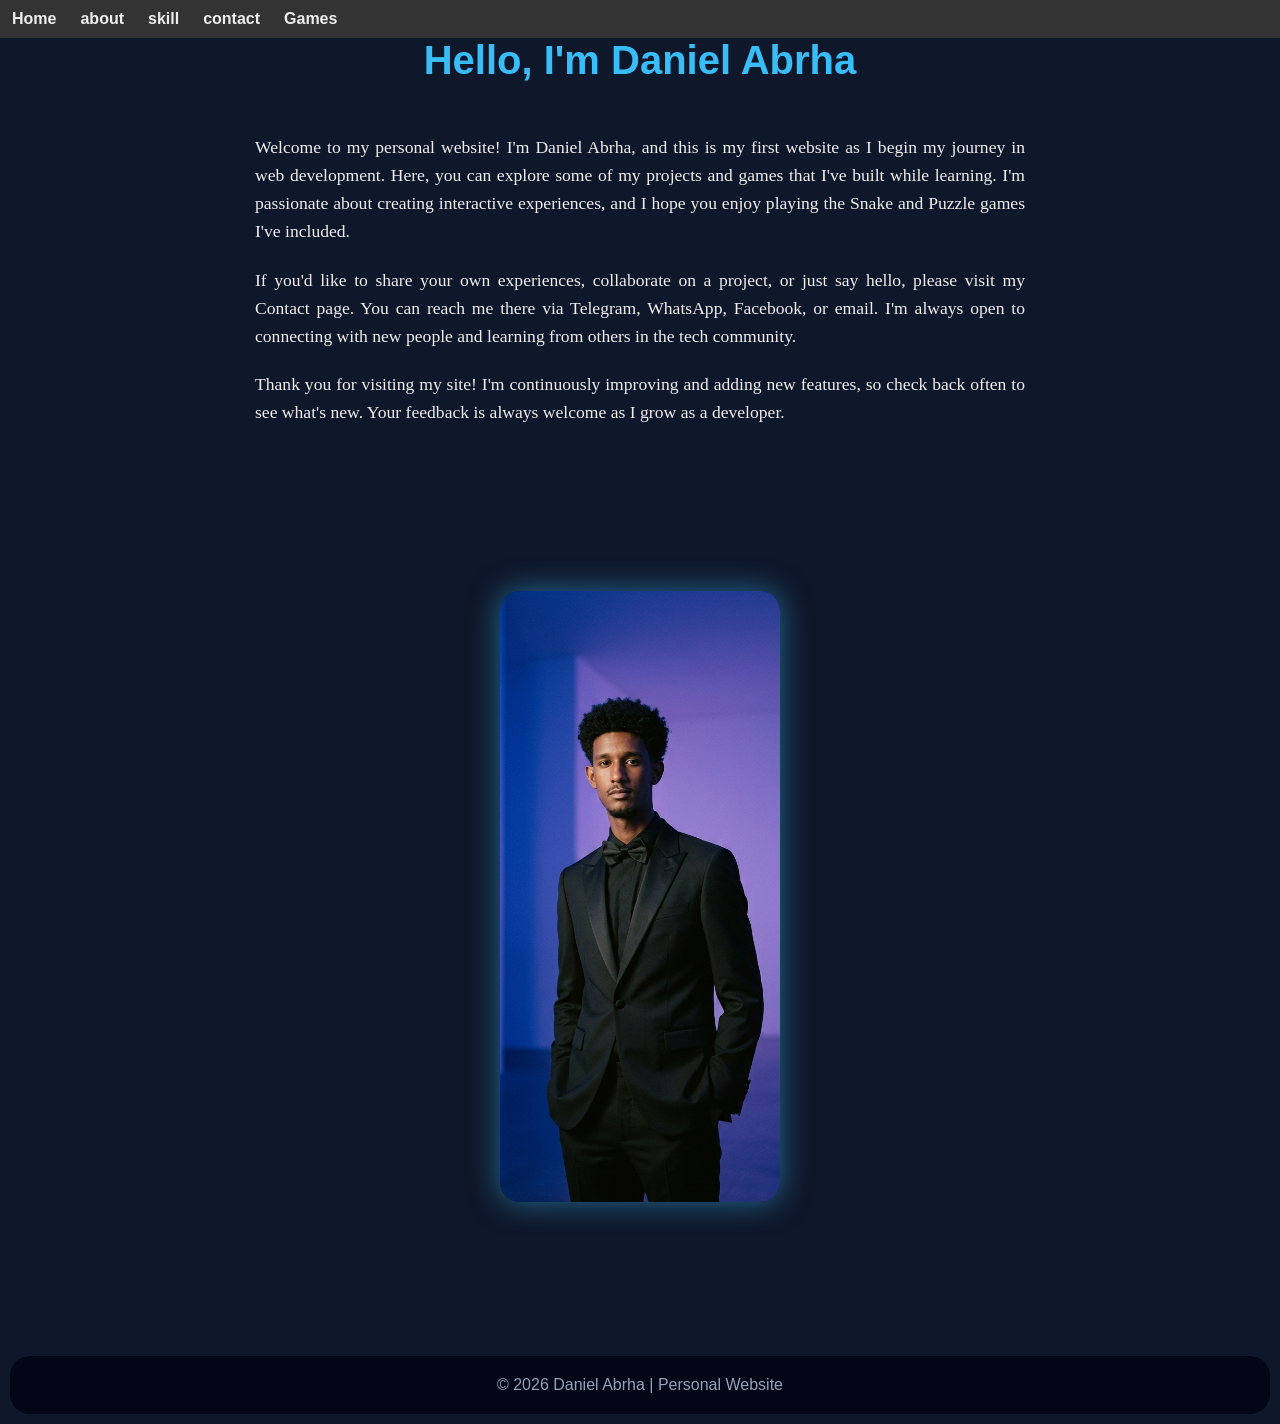
<file: index.html>
<DOCTAYPE html>
  <html>
    <head>
       <meta charset="UTF-8">
    <meta name="viewport" content="width=device-width, initial-scale=1.0">
      <link rel="stylesheet" href="style.css">
      <title>link1</title>
      <style>
        body{
          background:#0f172a;
        }
        h2{
          color:#eeee;
          text-align:center;
        }
      p{color:#eeee;}  
    
      </style>
    </head>
    <body>
      
   <ul>
     <li><a href="index">Home</a></li>
      <li><a href="link2">about</a></li>
      <li><a href="link3">skill</a></li>
      <li><a href="contact">contact</a></li>
       <li class="drdn"><a href="JavaScript:void(0)"class="drbn">Games</a>
               <div class="drcon">
         <a href="car .html">car</a>
          <a href="snake.html">snake</a>
          <a href="dodge.html">dodge</a>
          <a href="puzzle.html">puzzle</a>
       </div>
       </li>
   </ul>
   <div class="home">
      
       <h2 class="title">Hello, I'm Daniel Abrha</h2>

            <p>
        Welcome to my personal website! I'm Daniel Abrha, and this is my first website as I begin my journey in web development.
        Here, you can explore some of my projects and games that I've built while learning. I'm passionate about creating
        interactive experiences, and I hope you enjoy playing the Snake and Puzzle games I've included.
    </p>
    <p>
        If you'd like to share your own experiences, collaborate on a project, or just say hello, please visit my Contact page.
        You can reach me there via Telegram, WhatsApp, Facebook, or email. I'm always open to connecting with new people and
        learning from others in the tech community.
    </p>
    <p>
        Thank you for visiting my site! I'm continuously improving and adding new features, so check back often to see what's new.
        Your feedback is always welcome as I grow as a developer.
    </p>
      <div class="png">
          <img src="myphoto.png" alt="My Photo">
      </div>
  </div>    
      
      <footer>
    © 2026 Daniel Abrha | Personal Website
</footer>
    </body>
  </html>
</file>
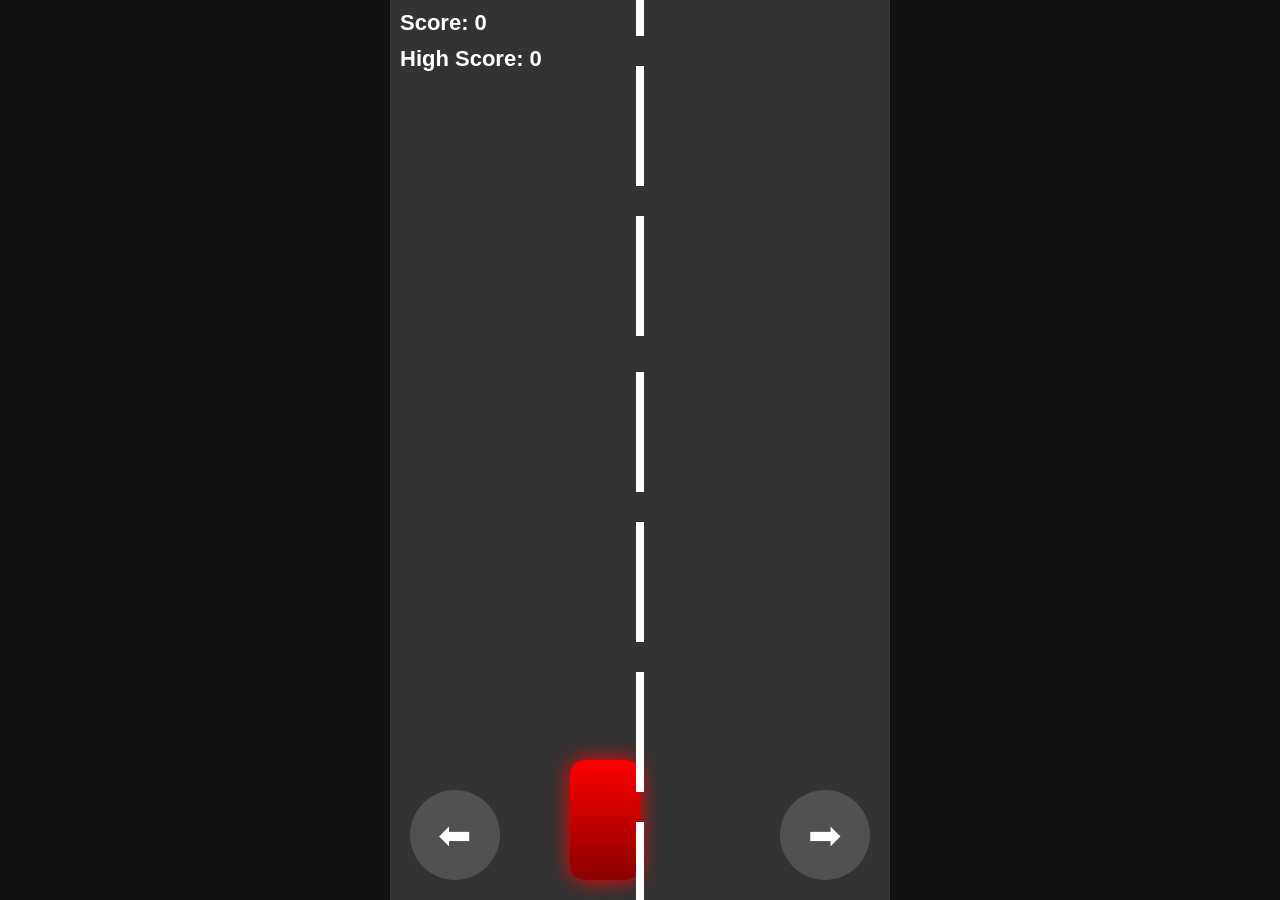
<file: Car .html>
<!DOCTYPE html>
<html lang="en">
<head>
<meta charset="UTF-8">
<meta name="viewport" content="width=device-width, initial-scale=1.0, maximum-scale=1.0, user-scalable=no">
<title>Advanced Racing Game</title>

<style>

*{
    margin:0;
    padding:0;
    box-sizing:border-box;
}

body{
    background:#111;
    overflow:hidden;
    touch-action:none;
    font-family:Arial;
    display:flex;
    justify-content:center;
    align-items:center;
    min-height:100vh;
}

.game-wrapper{
    width:100%;
    max-width:500px;
    height:100vh;
    position:relative;
    overflow:hidden;
    background:#333;
}

.game-area{
    width:100%;
    height:100%;
    position:relative;
    overflow:hidden;
}

.road-line{
    position:absolute;
    width:8px;
    height:120px;
    background:white;
    left:50%;
    transform:translateX(-50%);
}

.player{
    position:absolute;
    width:70px;
    height:120px;
    background:linear-gradient(red,darkred);
    border-radius:15px;
    bottom:20px;
    left:50%;
    transform:translateX(-50%);
    box-shadow:0 0 20px red;
}

.enemy{
    position:absolute;
    width:70px;
    height:120px;
    background:linear-gradient(yellow,orange);
    border-radius:15px;
    box-shadow:0 0 20px yellow;
}

.ui{
    position:absolute;
    top:10px;
    left:10px;
    z-index:100;
    color:white;
    font-size:22px;
    font-weight:bold;
}

.highscore{
    margin-top:10px;
}

.controls{
    position:absolute;
    bottom:20px;
    width:100%;
    display:flex;
    justify-content:space-between;
    padding:0 20px;
    z-index:200;
}

.btn{
    width:90px;
    height:90px;
    border:none;
    border-radius:50%;
    font-size:40px;
    background:rgba(255,255,255,0.15);
    color:white;
    backdrop-filter:blur(5px);
}

.btn:active{
    transform:scale(0.92);
}

.game-over{
    position:absolute;
    top:50%;
    left:50%;
    transform:translate(-50%,-50%);
    color:white;
    text-align:center;
    z-index:500;
}

.game-over h1{
    font-size:50px;
    margin-bottom:20px;
}

.game-over button{
    padding:15px 30px;
    border:none;
    border-radius:10px;
    background:limegreen;
    color:white;
    font-size:20px;
}

@media(max-width:600px){

    .player,
    .enemy{
        width:55px;
        height:100px;
    }

    .btn{
        width:80px;
        height:80px;
        font-size:35px;
    }

    .ui{
        font-size:18px;
    }
}

</style>
</head>
<body>

<div class="game-wrapper">

    <div class="ui">
        <div>Score: <span id="score">0</span></div>
        <div class="highscore">High Score: <span id="high">0</span></div>
    </div>

    <div class="game-area" id="gameArea">

        <div class="player" id="player"></div>

    </div>

    <div class="controls">
        <button class="btn" id="leftBtn">⬅</button>
        <button class="btn" id="rightBtn">➡</button>
    </div>

</div>

<script>

const gameArea = document.getElementById("gameArea");
const player = document.getElementById("player");
const scoreText = document.getElementById("score");
const highText = document.getElementById("high");
const leftBtn = document.getElementById("leftBtn");
const rightBtn = document.getElementById("rightBtn");

let gameWidth;
let gameHeight;

function resizeGame(){
    gameWidth = gameArea.offsetWidth;
    gameHeight = gameArea.offsetHeight;
}

resizeGame();
window.addEventListener("resize", resizeGame);

let score = 0;
let speed = 6;
let running = true;

let highScore = localStorage.getItem("highscore") || 0;
highText.innerText = highScore;

const playerData = {
    x: gameWidth / 2 - 35,
    y: gameHeight - 150,
    width:70,
    height:120,
    speed:8
};

player.style.left = playerData.x + "px";

const enemies = [];
const lines = [];

function createRoadLines(){

    for(let i=0;i<8;i++){

        const line = document.createElement("div");
        line.classList.add("road-line");

        line.y = i * 150;

        line.style.top = line.y + "px";

        gameArea.appendChild(line);

        lines.push(line);
    }
}

createRoadLines();

function moveRoad(){

    lines.forEach(line=>{

        line.y += speed;

        if(line.y > gameHeight){
            line.y = -150;
        }

        line.style.top = line.y + "px";
    });
}

function createEnemy(){

    const enemy = document.createElement("div");
    enemy.classList.add("enemy");

    const lanes = [20, gameWidth/2 - 35, gameWidth - 90];

    enemy.x = lanes[Math.floor(Math.random()*lanes.length)];
    enemy.y = -150;

    enemy.style.left = enemy.x + "px";
    enemy.style.top = enemy.y + "px";

    gameArea.appendChild(enemy);

    enemies.push(enemy);
}

setInterval(()=>{

    if(running){
        createEnemy();
    }

},1200);

function moveEnemies(){

    enemies.forEach((enemy,index)=>{

        enemy.y += speed;

        enemy.style.top = enemy.y + "px";

        if(enemy.y > gameHeight){

            enemy.remove();
            enemies.splice(index,1);

            score++;
            scoreText.innerText = score;

            if(score > highScore){
                highScore = score;
                localStorage.setItem("highscore", highScore);
                highText.innerText = highScore;
            }

            if(score % 5 === 0){
                speed += 0.5;
            }
        }

        if(checkCollision(player,enemy)){
            gameOver();
        }
    });
}

function checkCollision(a,b){

    const aRect = a.getBoundingClientRect();
    const bRect = b.getBoundingClientRect();

    return !(
        aRect.bottom < bRect.top ||
        aRect.top > bRect.bottom ||
        aRect.right < bRect.left ||
        aRect.left > bRect.right
    );
}

function updatePlayer(){

    if(playerData.x < 0){
        playerData.x = 0;
    }

    if(playerData.x > gameWidth - playerData.width){
        playerData.x = gameWidth - playerData.width;
    }

    player.style.left = playerData.x + "px";
}

let leftPressed = false;
let rightPressed = false;

function gameLoop(){

    if(!running) return;

    moveRoad();
    moveEnemies();

    if(leftPressed){
        playerData.x -= playerData.speed;
    }

    if(rightPressed){
        playerData.x += playerData.speed;
    }

    updatePlayer();

    requestAnimationFrame(gameLoop);
}

requestAnimationFrame(gameLoop);

// Keyboard Controls

document.addEventListener("keydown",e=>{

    if(e.key === "ArrowLeft"){
        leftPressed = true;
    }

    if(e.key === "ArrowRight"){
        rightPressed = true;
    }
});

document.addEventListener("keyup",e=>{

    if(e.key === "ArrowLeft"){
        leftPressed = false;
    }

    if(e.key === "ArrowRight"){
        rightPressed = false;
    }
});

// Mobile Touch Controls

leftBtn.addEventListener("touchstart",()=>{
    leftPressed = true;
});

leftBtn.addEventListener("touchend",()=>{
    leftPressed = false;
});

rightBtn.addEventListener("touchstart",()=>{
    rightPressed = true;
});

rightBtn.addEventListener("touchend",()=>{
    rightPressed = false;
});

// Mouse Controls

leftBtn.addEventListener("mousedown",()=>{
    leftPressed = true;
});

leftBtn.addEventListener("mouseup",()=>{
    leftPressed = false;
});

rightBtn.addEventListener("mousedown",()=>{
    rightPressed = true;
});

rightBtn.addEventListener("mouseup",()=>{
    rightPressed = false;
});

function gameOver(){

    running = false;

    const over = document.createElement("div");
    over.classList.add("game-over");

    over.innerHTML = `
        <h1>GAME OVER</h1>
        <h2>Score: ${score}</h2>
        <br>
        <button onclick="location.reload()">Restart</button>
    `;

    gameArea.appendChild(over);
}

</script>

</body>
</html>
</file>
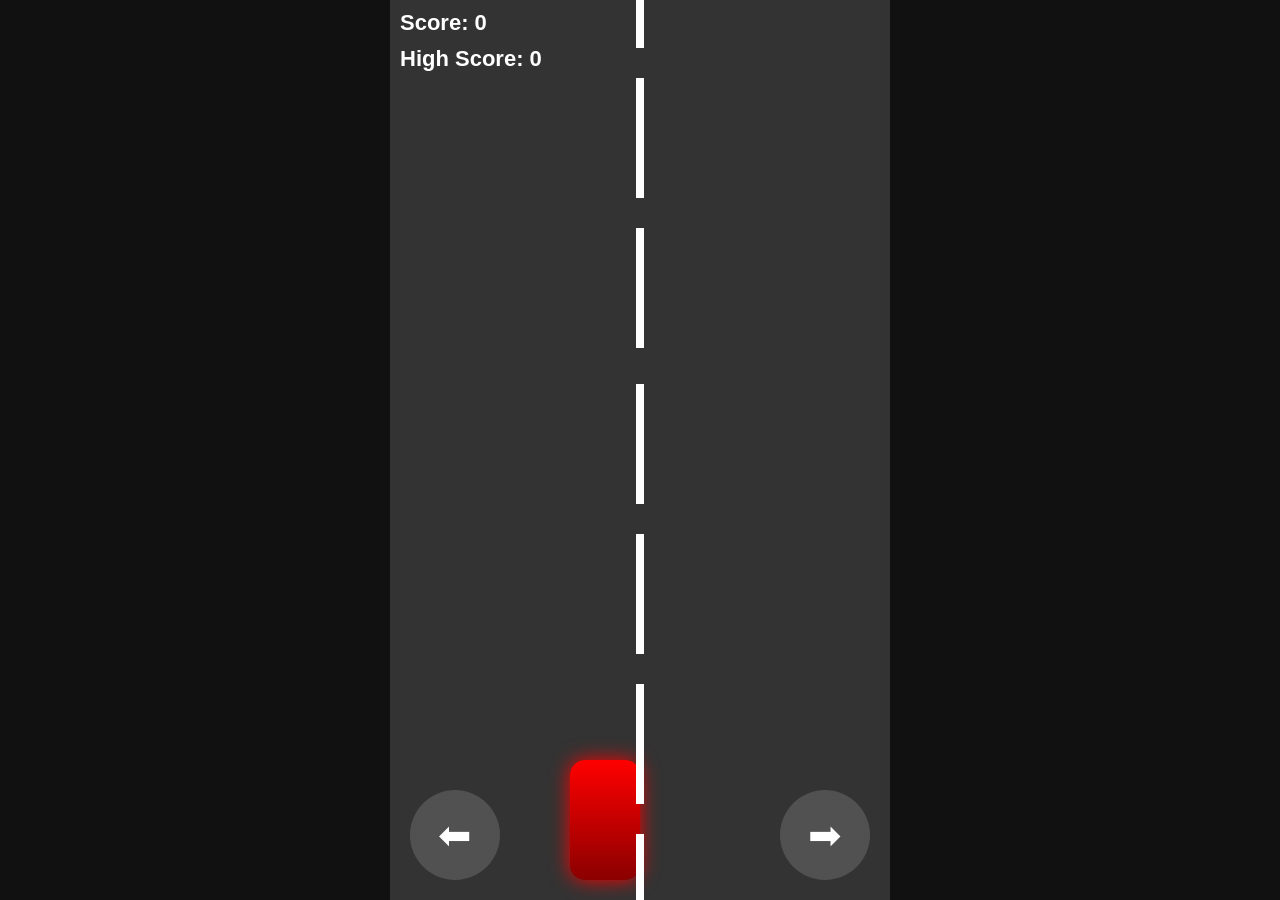
<file: car .html>
<!DOCTYPE html>
<html lang="en">
<head>
<meta charset="UTF-8">
<meta name="viewport" content="width=device-width, initial-scale=1.0, maximum-scale=1.0, user-scalable=no">
<title>Advanced Racing Game</title>

<style>

*{
    margin:0;
    padding:0;
    box-sizing:border-box;
}

body{
    background:#111;
    overflow:hidden;
    touch-action:none;
    font-family:Arial;
    display:flex;
    justify-content:center;
    align-items:center;
    min-height:100vh;
}

.game-wrapper{
    width:100%;
    max-width:500px;
    height:100vh;
    position:relative;
    overflow:hidden;
    background:#333;
}

.game-area{
    width:100%;
    height:100%;
    position:relative;
    overflow:hidden;
}

.road-line{
    position:absolute;
    width:8px;
    height:120px;
    background:white;
    left:50%;
    transform:translateX(-50%);
}

.player{
    position:absolute;
    width:70px;
    height:120px;
    background:linear-gradient(red,darkred);
    border-radius:15px;
    bottom:20px;
    left:50%;
    transform:translateX(-50%);
    box-shadow:0 0 20px red;
}

.enemy{
    position:absolute;
    width:70px;
    height:120px;
    background:linear-gradient(yellow,orange);
    border-radius:15px;
    box-shadow:0 0 20px yellow;
}

.ui{
    position:absolute;
    top:10px;
    left:10px;
    z-index:100;
    color:white;
    font-size:22px;
    font-weight:bold;
}

.highscore{
    margin-top:10px;
}

.controls{
    position:absolute;
    bottom:20px;
    width:100%;
    display:flex;
    justify-content:space-between;
    padding:0 20px;
    z-index:200;
}

.btn{
    width:90px;
    height:90px;
    border:none;
    border-radius:50%;
    font-size:40px;
    background:rgba(255,255,255,0.15);
    color:white;
    backdrop-filter:blur(5px);
}

.btn:active{
    transform:scale(0.92);
}

.game-over{
    position:absolute;
    top:50%;
    left:50%;
    transform:translate(-50%,-50%);
    color:white;
    text-align:center;
    z-index:500;
}

.game-over h1{
    font-size:50px;
    margin-bottom:20px;
}

.game-over button{
    padding:15px 30px;
    border:none;
    border-radius:10px;
    background:limegreen;
    color:white;
    font-size:20px;
}

@media(max-width:600px){

    .player,
    .enemy{
        width:55px;
        height:100px;
    }

    .btn{
        width:80px;
        height:80px;
        font-size:35px;
    }

    .ui{
        font-size:18px;
    }
}

</style>
</head>
<body>

<div class="game-wrapper">

    <div class="ui">
        <div>Score: <span id="score">0</span></div>
        <div class="highscore">High Score: <span id="high">0</span></div>
    </div>

    <div class="game-area" id="gameArea">

        <div class="player" id="player"></div>

    </div>

    <div class="controls">
        <button class="btn" id="leftBtn">⬅</button>
        <button class="btn" id="rightBtn">➡</button>
    </div>

</div>

<script>

const gameArea = document.getElementById("gameArea");
const player = document.getElementById("player");
const scoreText = document.getElementById("score");
const highText = document.getElementById("high");
const leftBtn = document.getElementById("leftBtn");
const rightBtn = document.getElementById("rightBtn");

let gameWidth;
let gameHeight;

function resizeGame(){
    gameWidth = gameArea.offsetWidth;
    gameHeight = gameArea.offsetHeight;
}

resizeGame();
window.addEventListener("resize", resizeGame);

let score = 0;
let speed = 6;
let running = true;

let highScore = localStorage.getItem("highscore") || 0;
highText.innerText = highScore;

const playerData = {
    x: gameWidth / 2 - 35,
    y: gameHeight - 150,
    width:70,
    height:120,
    speed:8
};

player.style.left = playerData.x + "px";

const enemies = [];
const lines = [];

function createRoadLines(){

    for(let i=0;i<8;i++){

        const line = document.createElement("div");
        line.classList.add("road-line");

        line.y = i * 150;

        line.style.top = line.y + "px";

        gameArea.appendChild(line);

        lines.push(line);
    }
}

createRoadLines();

function moveRoad(){

    lines.forEach(line=>{

        line.y += speed;

        if(line.y > gameHeight){
            line.y = -150;
        }

        line.style.top = line.y + "px";
    });
}

function createEnemy(){

    const enemy = document.createElement("div");
    enemy.classList.add("enemy");

    const lanes = [20, gameWidth/2 - 35, gameWidth - 90];

    enemy.x = lanes[Math.floor(Math.random()*lanes.length)];
    enemy.y = -150;

    enemy.style.left = enemy.x + "px";
    enemy.style.top = enemy.y + "px";

    gameArea.appendChild(enemy);

    enemies.push(enemy);
}

setInterval(()=>{

    if(running){
        createEnemy();
    }

},1200);

function moveEnemies(){

    enemies.forEach((enemy,index)=>{

        enemy.y += speed;

        enemy.style.top = enemy.y + "px";

        if(enemy.y > gameHeight){

            enemy.remove();
            enemies.splice(index,1);

            score++;
            scoreText.innerText = score;

            if(score > highScore){
                highScore = score;
                localStorage.setItem("highscore", highScore);
                highText.innerText = highScore;
            }

            if(score % 5 === 0){
                speed += 0.5;
            }
        }

        if(checkCollision(player,enemy)){
            gameOver();
        }
    });
}

function checkCollision(a,b){

    const aRect = a.getBoundingClientRect();
    const bRect = b.getBoundingClientRect();

    return !(
        aRect.bottom < bRect.top ||
        aRect.top > bRect.bottom ||
        aRect.right < bRect.left ||
        aRect.left > bRect.right
    );
}

function updatePlayer(){

    if(playerData.x < 0){
        playerData.x = 0;
    }

    if(playerData.x > gameWidth - playerData.width){
        playerData.x = gameWidth - playerData.width;
    }

    player.style.left = playerData.x + "px";
}

let leftPressed = false;
let rightPressed = false;

function gameLoop(){

    if(!running) return;

    moveRoad();
    moveEnemies();

    if(leftPressed){
        playerData.x -= playerData.speed;
    }

    if(rightPressed){
        playerData.x += playerData.speed;
    }

    updatePlayer();

    requestAnimationFrame(gameLoop);
}

requestAnimationFrame(gameLoop);

// Keyboard Controls

document.addEventListener("keydown",e=>{

    if(e.key === "ArrowLeft"){
        leftPressed = true;
    }

    if(e.key === "ArrowRight"){
        rightPressed = true;
    }
});

document.addEventListener("keyup",e=>{

    if(e.key === "ArrowLeft"){
        leftPressed = false;
    }

    if(e.key === "ArrowRight"){
        rightPressed = false;
    }
});

// Mobile Touch Controls

leftBtn.addEventListener("touchstart",()=>{
    leftPressed = true;
});

leftBtn.addEventListener("touchend",()=>{
    leftPressed = false;
});

rightBtn.addEventListener("touchstart",()=>{
    rightPressed = true;
});

rightBtn.addEventListener("touchend",()=>{
    rightPressed = false;
});

// Mouse Controls

leftBtn.addEventListener("mousedown",()=>{
    leftPressed = true;
});

leftBtn.addEventListener("mouseup",()=>{
    leftPressed = false;
});

rightBtn.addEventListener("mousedown",()=>{
    rightPressed = true;
});

rightBtn.addEventListener("mouseup",()=>{
    rightPressed = false;
});

function gameOver(){

    running = false;

    const over = document.createElement("div");
    over.classList.add("game-over");

    over.innerHTML = `
        <h1>GAME OVER</h1>
        <h2>Score: ${score}</h2>
        <br>
        <button onclick="location.reload()">Restart</button>
    `;

    gameArea.appendChild(over);
}

</script>

</body>
</html>
</file>
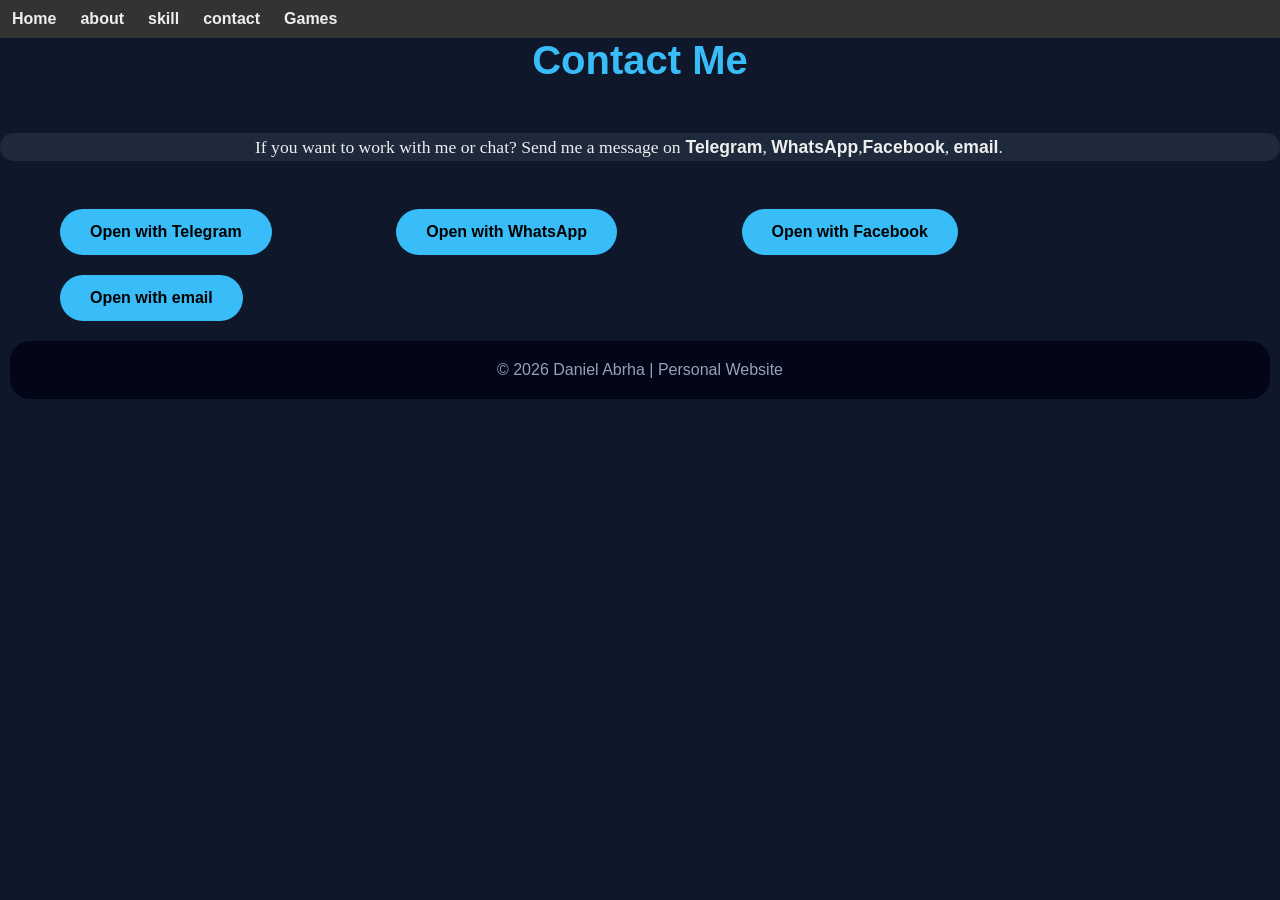
<file: contact.html>
<DOCTAYPE html>
  <html>
    <head>
      
      <meta charset="UTF-8">
    <meta name="viewport" content="width=device-width, initial-scale=1.0">
      <title>contact</title>
      <link rel="stylesheet" href="style.css">
    </head>
    <body>
   <ul>
     <li><a href="index.html">Home</a></li>
      <li><a href="link2.html">about</a></li>
      <li><a href="link3.html">skill</a></li>
      <li><a href="contact.html">contact</a></li>
       <li class="drdn"><a href="JavaScript:void(0)"class="drbn">Games</a>
       <div class="drcon">
         <a href="car .html">car</a>
          <a href="snake.html">Snake</a>
          <a href="dodge.html">dodge</a>
          <a href="puzzle.html">puzzle</a>
         
         
       </div>
       </li>
   </ul>
          <h2 class="title">Contact Me</h2>
<div class="Contact">
    <p>
    If you want to work with me or chat?
    Send me a message on<b> Telegram</b>,
  <b>  WhatsApp</b>,<b>Facebook</b>, <b>email</b>.
    </p>
</div>
    <br>
        <!--telegram-->
        <a href="https://t.me/dani_dani_2" target="_blank" title="goes to my Telegram" class="btn">
        Open with Telegram
    </a>
      <!-- WhatsApp -->
<a class="btn"
href="https://wa.me+251 90 294 9916 "
target="_blank">
Open with WhatsApp
</a>

<!-- Facebook -->
<a class="btn"
href="https://facebook.com/daniel.abrha123"
target="_blank">
Open with Facebook
</a>

<!-- Email -->
<a class="btn"
href="mailto:daniel.abrha92gmail@gmail.com">     Open with email   
</a>

          <footer>
    © 2026 Daniel Abrha | Personal Website
</footer>
    </body>
  </html>
</file>
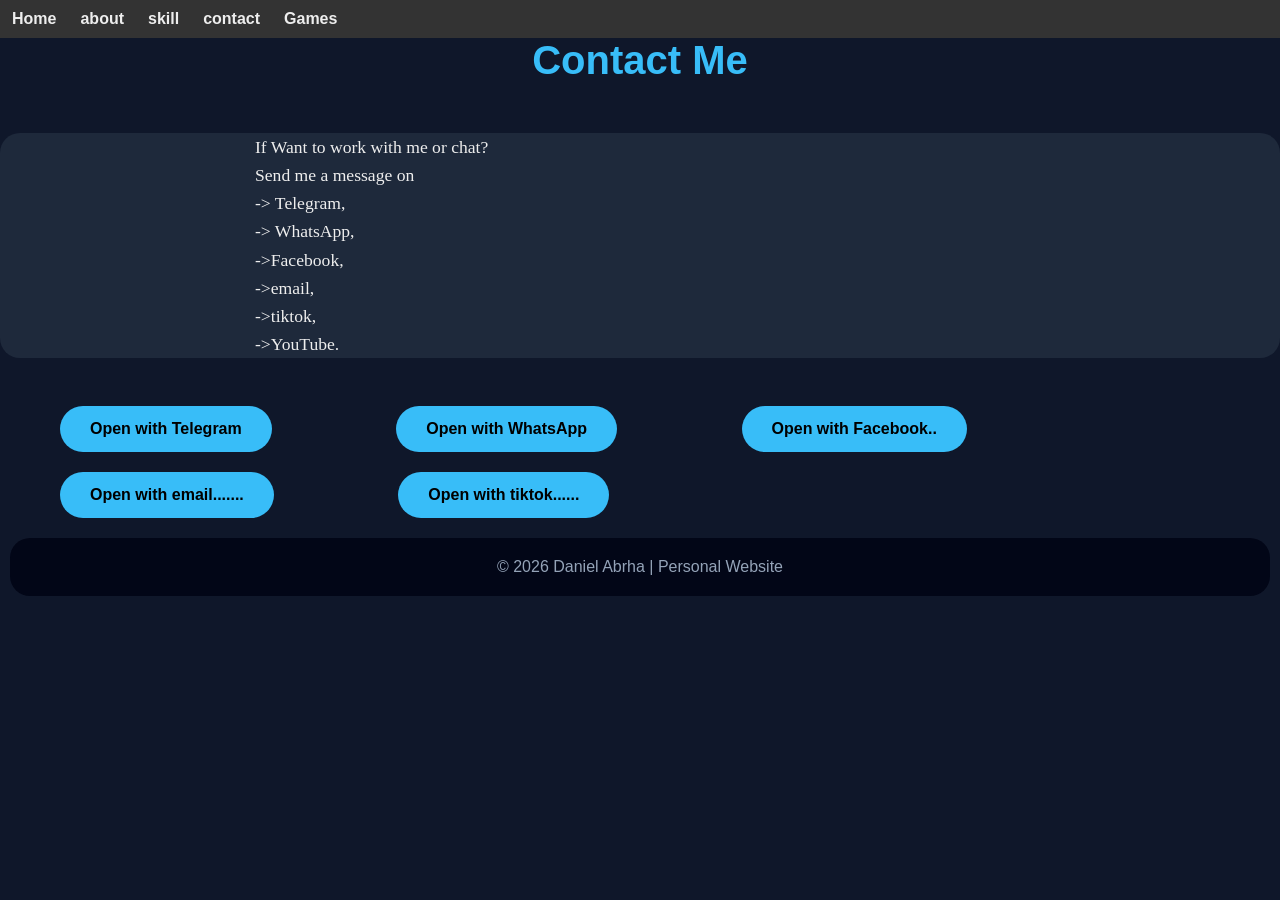
<file: Contact.html>
<DOCTAYPE html>
  <html>
    <head>
      
      <meta charset="UTF-8">
    <meta name="viewport" content="width=device-width, initial-scale=1.0">
      <title>contact</title>
      <link rel="stylesheet" href="style.css">
    </head>
    <body>
   <ul>
     <li><a href="index.html">Home</a></li>
      <li><a href="link2.html">about</a></li>
      <li><a href="link3.html">skill</a></li>
      <li><a href="contact.html">contact</a></li>
       <li class="drdn"><a href="JavaScript:void(0)"class="drbn">Games</a>
       <div class="drcon">
         <a href="car .html">car</a>
          <a href="snake.html">Snake</a>
          <a href="dodge.html">dodge</a>
          <a href="puzzle.html">puzzle</a>
         
         
       </div>
       </li>
   </ul>
          <h2 class="title">Contact Me</h2>
<div class="Contact">
    <p>
    If Want to work with me or chat?<br>
    Send me a message on<br>-> Telegram,<br>
  ->  WhatsApp,<br>->Facebook,<br> ->email,<br> ->tiktok,<br> ->YouTube.
    </p>
</div>
    <br>

    <a href="https://t.me/dani_dani_2" target="_blank" title="goes to my Telegram" class="btn">
        Open with Telegram
    </a>
        <a href="https://t.me/dani_dani_2" target="_blank" title="goes to my WhatsApp" class="btn">
        Open with WhatsApp
    </a>
        <a href="https://t.me/dani_dani_2" target="_blank" class="btn"><ion-icon name="logo-facebock"></ion-icon>
        Open with Facebook..
    </a>
        <a href="https://t.me/dani_dani_2" target="_blank" class="btn">
        Open with email.......
    </a>
        <a href="https://t.me/dani_dani_2" target="_blank" class="btn">
        Open with tiktok......
    </a>
          <footer>
    © 2026 Daniel Abrha | Personal Website
</footer>
    </body>
  </html>
</file>
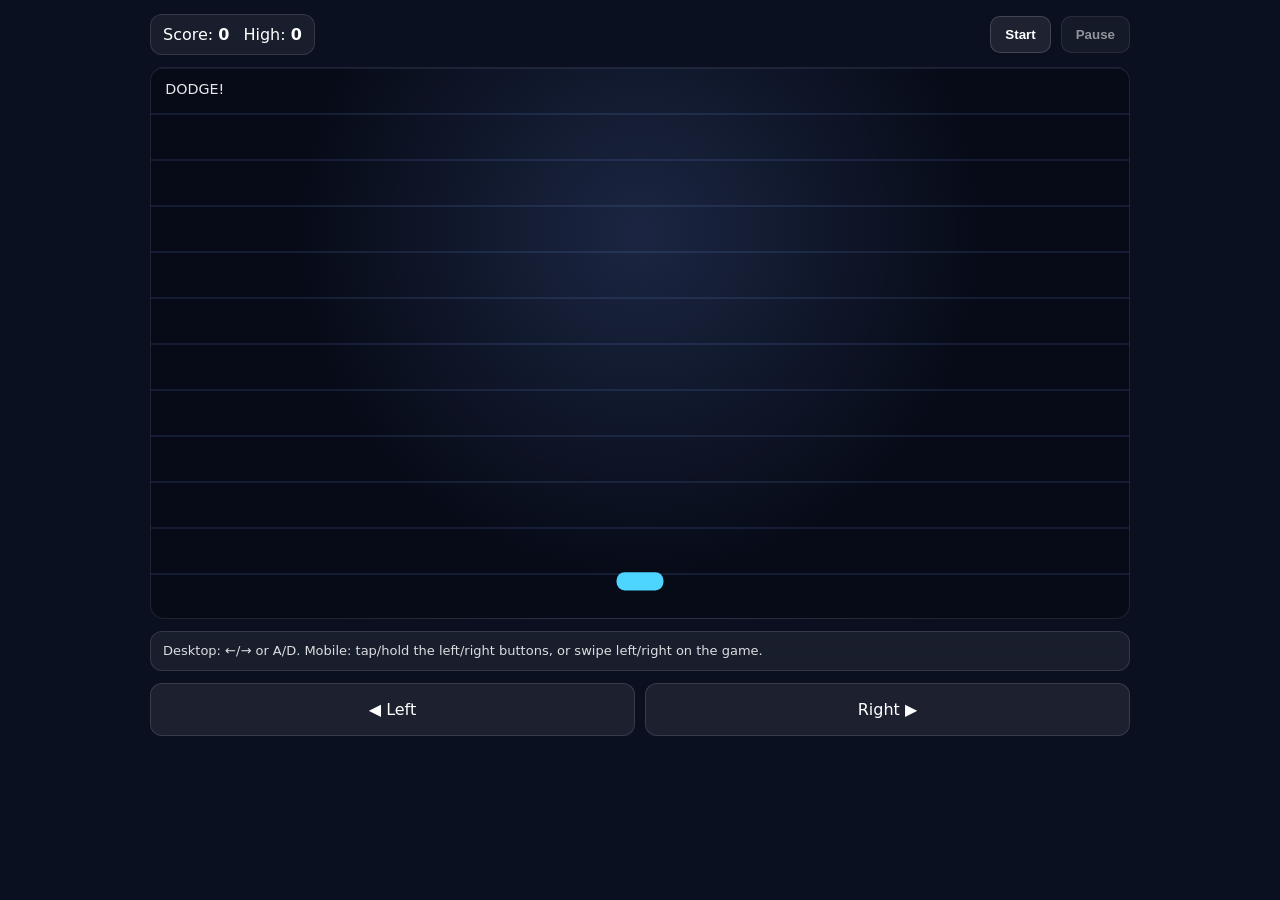
<file: Dodge.html>
<!doctype html>
<html lang="en">
<head>
  <meta charset="utf-8" />
  <meta name="viewport" content="width=device-width, initial-scale=1, viewport-fit=cover" />
  <title>Dodge (Mobile Friendly)</title>
  <style>
    :root { color-scheme: dark; }
    * { box-sizing: border-box; }
    body{
      margin:0;
      font-family: system-ui, -apple-system, Segoe UI, Roboto, Arial, sans-serif;
      background:#0b1020;
      color:#fff;
      min-height:100vh;
      display:flex;
      justify-content:center;
      align-items:flex-start;
      padding: 14px;
    }

    .wrap{
      width: min(980px, 100%);
      display:grid;
      gap:12px;
    }

    .topbar{
      display:flex;
      justify-content:space-between;
      gap:10px;
      flex-wrap:wrap;
      align-items:center;
    }

    .panel{
      background: rgba(255,255,255,0.06);
      border: 1px solid rgba(255,255,255,0.12);
      border-radius: 12px;
      padding: 10px 12px;
      backdrop-filter: blur(6px);
    }

    .scoreline{
      display:flex;
      gap:14px;
      flex-wrap:wrap;
      align-items:baseline;
      font-variant-numeric: tabular-nums;
    }
    .score { font-weight:800; }

    /* Canvas responsive: keep drawing resolution in JS; CSS makes it scale */
    .gamebox{
      position:relative;
      border-radius: 14px;
      overflow:hidden;
      border: 1px solid rgba(255,255,255,0.10);
      background: radial-gradient(circle at 50% 30%, rgba(120,160,255,0.18), transparent 55%), #070b18;
    }

    canvas{
      display:block;
      width:100%;
      height:auto;
      aspect-ratio: 16 / 9;
      touch-action: none; /* prevent page scroll gestures interfering with touch controls */
      background: transparent;
    }

    .help{
      color: rgba(255,255,255,0.85);
      font-size: 13px;
      line-height: 1.35;
    }

    .controlsRow{
      display:flex;
      gap:10px;
      flex-wrap:wrap;
      align-items:center;
      justify-content:space-between;
    }

    button{
      cursor:pointer;
      padding: 10px 14px;
      border-radius: 10px;
      border: 1px solid rgba(255,255,255,0.16);
      background: rgba(255,255,255,0.08);
      color: #fff;
      font-weight: 700;
      touch-action: manipulation;
    }
    button:active{ background: rgba(255,255,255,0.12); }
    button:disabled{
      opacity:0.55;
      cursor:not-allowed;
    }

    /* Touch on-screen controls */
    .touchControls{
      display:grid;
      grid-template-columns: 1fr 1fr;
      gap: 10px;
      width: 100%;
    }
    .touchBtn{
      padding: 16px 12px;
      font-size: 16px;
      text-align:center;
      user-select:none;
      -webkit-user-select:none;
      border-radius: 12px;
      background: rgba(255,255,255,0.07);
      border: 1px solid rgba(255,255,255,0.12);
    }
    .touchBtn.active{
      background: rgba(77,212,255,0.22);
      border-color: rgba(77,212,255,0.45);
    }

    /* Overlay modal */
    .overlay{
      position: fixed;
      inset: 0;
      display: none;
      place-items: center;
      background: rgba(0,0,0,0.55);
      padding: 16px;
      z-index: 10;
    }
    .overlay.show{ display: grid; }
    .modal{
      width: min(520px, 100%);
      background: rgba(20,26,48,0.95);
      border: 1px solid rgba(255,255,255,0.14);
      border-radius: 14px;
      padding: 16px;
      box-shadow: 0 18px 60px rgba(0,0,0,0.5);
    }
    .modal h2{ margin:0 0 8px; }
    .modal p{ margin:0 0 14px; color: rgba(255,255,255,0.85); }
    .actions{ display:flex; gap:10px; justify-content:flex-end; flex-wrap:wrap; }
  </style>
</head>
<body>
  <div class="wrap">
    <div class="topbar">
      <div class="panel scoreline">
        <div>Score: <span id="score" class="score">0</span></div>
        <div>High: <span id="highScore" class="score">0</span></div>
      </div>

      <div class="controlsRow">
        <div style="display:flex; gap:10px; flex-wrap:wrap;">
          <button id="startBtn">Start</button>
          <button id="pauseBtn" disabled>Pause</button>
        </div>
      </div>
    </div>

    <div class="gamebox">
      <canvas id="game" aria-label="Dodge game canvas"></canvas>
    </div>

    <div class="panel help">
      Desktop: ←/→ or A/D. Mobile: tap/hold the left/right buttons, or swipe left/right on the game.
    </div>

    <div class="touchControls" aria-label="Touch controls">
      <div class="touchBtn" id="leftBtn">◀ Left</div>
      <div class="touchBtn" id="rightBtn">Right ▶</div>
    </div>
  </div>

  <div class="overlay" id="overlay">
    <div class="modal">
      <h2 id="modalTitle">Game Over</h2>
      <p id="modalText">You hit an enemy.</p>
      <div class="actions">
        <button id="restartBtn">Restart</button>
        <button id="closeBtn">Close</button>
      </div>
    </div>
  </div>

  <script>
    const canvas = document.getElementById('game');
    const ctx = canvas.getContext('2d', { alpha: true });

    const scoreEl = document.getElementById('score');
    const highScoreEl = document.getElementById('highScore');

    const startBtn = document.getElementById('startBtn');
    const pauseBtn = document.getElementById('pauseBtn');

    const overlay = document.getElementById('overlay');
    const modalTitle = document.getElementById('modalTitle');
    const modalText = document.getElementById('modalText');
    const restartBtn = document.getElementById('restartBtn');
    const closeBtn = document.getElementById('closeBtn');

    const leftBtn = document.getElementById('leftBtn');
    const rightBtn = document.getElementById('rightBtn');

    // Game "world" size (we will set these based on actual canvas pixels)
    let W = 960, H = 540, DPR = 1;

    const PLAYER = {
      w: 46,
      h: 18,
      x: 0,
      y: 0,
      speed: 520
    };

    const ENEMY = {
      w: 28,
      h: 16,
      minSpeed: 170,
      maxSpeed: 420,
      spawnEveryMs: 650,
      gapMsDecrease: 30,
      minSpawnEveryMs: 240
    };

    let keys = { left: false, right: false };
    let running = false;
    let paused = false;
    let lastTime = 0;

    let score = 0;
    let highScore = 0;
    let enemies = [];
    let spawnTimer = 0;

    function clamp(v, min, max){ return Math.max(min, Math.min(max, v)); }
    function rand(min, max){ return min + Math.random() * (max - min); }

    function aabb(ax, ay, aw, ah, bx, by, bw, bh){
      return ax < bx + bw && ax + aw > bx && ay < by + bh && ay + ah > by;
    }

    function roundRect(c, x, y, w, h, r){
      const rr = Math.min(r, w / 2, h / 2);
      c.beginPath();
      c.moveTo(x + rr, y);
      c.arcTo(x + w, y, x + w, y + h, rr);
      c.arcTo(x + w, y + h, x, y + h, rr);
      c.arcTo(x, y + h, x, y, rr);
      c.arcTo(x, y, x + w, y, rr);
      c.closePath();
    }

    function resizeCanvas(){
      // Make it crisp on mobile while keeping CSS aspect ratio.
      DPR = Math.max(1, Math.min(2.5, window.devicePixelRatio || 1));

      const rect = canvas.getBoundingClientRect();
      const cssW = Math.max(320, rect.width);
      const cssH = Math.round(cssW * 9 / 16);

      canvas.style.height = cssH + 'px';

      W = Math.round(cssW * DPR);
      H = Math.round(cssH * DPR);

      canvas.width = W;
      canvas.height = H;

      // Scale player/enemy sizes slightly with DPR/canvas size (keeps consistent feel)
      // Base sizes were for 960x540. We scale proportionally by canvas width ratio.
      const sx = (W / DPR) / 960;
      PLAYER.w = 46 * sx;
      PLAYER.h = 18 * sx;
      PLAYER.y = H / DPR - 45 * sx; // use logical y at DPR space
      PLAYER.speed = 520 * sx;
      ENEMY.w = 28 * sx;
      ENEMY.h = 16 * sx;
      ENEMY.minSpeed = 170 * sx;
      ENEMY.maxSpeed = 420 * sx;
    }

    // Logical coordinate system: we draw using DPR-adjusted pixels directly,
    // but to keep math simple we’ll treat positions in "canvas pixels".
    function resetGame(){
      running = true;
      paused = false;
      lastTime = performance.now();

      score = 0;
      scoreEl.textContent = '0';

      enemies = [];
      spawnTimer = 0;

      PLAYER.x = W / 2 - PLAYER.w / 2;
      PLAYER.y = H - (45 * (W / 960)); // recompute based on current scale

      startBtn.disabled = true;
      pauseBtn.disabled = false;
      pauseBtn.textContent = 'Pause';

      overlay.classList.remove('show');
    }

    function showGameOver(){
      highScore = Math.max(highScore, score);
      highScoreEl.textContent = String(highScore);

      running = false;
      paused = false;
      pauseBtn.disabled = true;
      pauseBtn.textContent = 'Pause';

      modalTitle.textContent = 'Game Over';
      modalText.textContent = `Final score: ${score}. Hit an enemy.`;
      overlay.classList.add('show');
    }

    function spawnEnemy(){
      const x = rand(20, W - 20 - ENEMY.w);
      const y = -ENEMY.h - 10;
      const t = Math.min(1, score / 500);
      const speed = rand(ENEMY.minSpeed, ENEMY.maxSpeed) * (0.7 + 0.6 * t);
      enemies.push({ x, y, w: ENEMY.w, h: ENEMY.h, vy: speed });
    }

    function update(dt){
      if (!running || paused) return;

      const dir = (keys.right ? 1 : 0) - (keys.left ? 1 : 0);
      PLAYER.x += dir * PLAYER.speed * dt;
      PLAYER.x = clamp(PLAYER.x, 10, W - 10 - PLAYER.w);

      const currentSpawn = Math.max(
        ENEMY.minSpawnEveryMs,
        ENEMY.spawnEveryMs - (score * ENEMY.gapMsDecrease) / 200
      );

      spawnTimer += dt * 1000;
      while (spawnTimer >= currentSpawn){
        spawnTimer -= currentSpawn;
        spawnEnemy();
      }

      for (let i = enemies.length - 1; i >= 0; i--){
        const e = enemies[i];
        e.y += e.vy * dt;

        if (e.y > H + 20){
          enemies.splice(i, 1);
          score += 10;
          scoreEl.textContent = String(score);
          continue;
        }

        if (aabb(PLAYER.x, PLAYER.y, PLAYER.w, PLAYER.h, e.x, e.y, e.w, e.h)){
          showGameOver();
          return;
        }
      }
    }

    function draw(){
      ctx.clearRect(0, 0, W, H);

      // Background grid
      ctx.save();
      ctx.globalAlpha = 0.25;
      ctx.strokeStyle = '#7aa2ff';
      ctx.lineWidth = 1 * DPR;

      const step = Math.round(45 * (W / 960) ); // scales with size
      for (let y = 0; y < H; y += step){
        ctx.beginPath();
        ctx.moveTo(0, y);
        ctx.lineTo(W, y);
        ctx.stroke();
      }
      ctx.restore();

      // Player
      ctx.fillStyle = '#4dd4ff';
      roundRect(ctx, PLAYER.x, PLAYER.y, PLAYER.w, PLAYER.h, 8 * (W / 960));
      ctx.fill();

      // Enemies
      for (const e of enemies){
        ctx.fillStyle = '#ff4d6d';
        roundRect(ctx, e.x, e.y, e.w, e.h, 6 * (W / 960));
        ctx.fill();
      }

      // HUD
      ctx.fillStyle = 'rgba(255,255,255,0.9)';
      ctx.font = `${14 * (W / 960)}px system-ui, -apple-system, Segoe UI, Roboto, Arial, sans-serif`;
      ctx.fillText('DODGE!', 14 * (W / 960), 26 * (W / 960));

      if (paused){
        ctx.fillStyle = 'rgba(0,0,0,0.45)';
        ctx.fillRect(0, 0, W, H);
        ctx.fillStyle = '#fff';
        ctx.textAlign = 'center';
        ctx.font = `${28 * (W / 960)}px system-ui, -apple-system, Segoe UI, Roboto, Arial, sans-serif`;
        ctx.fillText('Paused', W / 2, H / 2);
        ctx.textAlign = 'left';
      }
    }

    function loop(now){
      const dt = Math.min(0.033, (now - lastTime) / 1000);
      lastTime = now;

      update(dt);
      draw();
      requestAnimationFrame(loop);
    }

    function togglePause(){
      if (!running) return;
      paused = !paused;
      pauseBtn.textContent = paused ? 'Resume' : 'Pause';
    }

    // Desktop keyboard
    window.addEventListener('keydown', (e) => {
      const k = e.key.toLowerCase();
      if (k === 'arrowleft' || k === 'a') keys.left = true;
      if (k === 'arrowright' || k === 'd') keys.right = true;

      if ((k === 'p' || k === 'escape') && running) togglePause();
    });

    window.addEventListener('keyup', (e) => {
      const k = e.key.toLowerCase();
      if (k === 'arrowleft' || k === 'a') keys.left = false;
      if (k === 'arrowright' || k === 'd') keys.right = false;
    });

    // Touch button hold
    function setTouch(dir, on){
      if (dir === 'left'){
        keys.left = on;
        leftBtn.classList.toggle('active', on);
      } else {
        keys.right = on;
        rightBtn.classList.toggle('active', on);
      }
    }

    function bindHold(btnEl, dir){
      const onDown = (e) => {
        e.preventDefault();
        setTouch(dir, true);
      };
      const onUp = (e) => {
        e.preventDefault();
        setTouch(dir, false);
      };

      btnEl.addEventListener('pointerdown', onDown, { passive: false });
      btnEl.addEventListener('pointerup', onUp, { passive: false });
      btnEl.addEventListener('pointercancel', onUp, { passive: false });
      btnEl.addEventListener('pointerleave', onUp, { passive: false });
    }

    bindHold(leftBtn, 'left');
    bindHold(rightBtn, 'right');

    // Swipe left/right on the canvas
    let swipeActive = false;
    let touchStartX = 0;

    canvas.addEventListener('pointerdown', (e) => {
      e.preventDefault();
      swipeActive = true;
      touchStartX = e.clientX;

      // If user taps, start movement depending on position.
      // (This helps when swipe is minimal.)
      const rect = canvas.getBoundingClientRect();
      const x = e.clientX - rect.left;
      if (x < rect.width / 2) setTouch('left', true);
      else setTouch('right', true);
    }, { passive: false });

    canvas.addEventListener('pointermove', (e) => {
      if (!swipeActive) return;
      const dx = e.clientX - touchStartX;

      // Clear and re-apply based on swipe direction
      if (dx < -18){
        setTouch('left', true);
        setTouch('right', false);
      } else if (dx > 18){
        setTouch('right', true);
        setTouch('left', false);
      }
    }, { passive: false });

    const endSwipe = (e) => {
      if (!swipeActive) return;
      swipeActive = false;
      setTouch('left', false);
      setTouch('right', false);
    };
    canvas.addEventListener('pointerup', endSwipe, { passive: false });
    canvas.addEventListener('pointercancel', endSwipe, { passive: false });
    canvas.addEventListener('pointerleave', endSwipe, { passive: false });

    // Buttons
    startBtn.addEventListener('click', resetGame);
    pauseBtn.addEventListener('click', togglePause);

    restartBtn.addEventListener('click', resetGame);
    closeBtn.addEventListener('click', () => {
      overlay.classList.remove('show');
      running = false;
      paused = false;
      pauseBtn.disabled = true;
      startBtn.disabled = false;
    });

    // Init
    function init(){
      resizeCanvas();
      // Place player roughly at bottom center
      PLAYER.x = W / 2 - PLAYER.w / 2;
      PLAYER.y = H - (45 * (W / 960));
      draw();
      requestAnimationFrame(loop);
    }

    window.addEventListener('resize', () => {
      // keep it smooth: just resize and redraw
      resizeCanvas();
      // keep player within bounds after resize
      PLAYER.x = clamp(PLAYER.x, 10, W - 10 - PLAYER.w);
      PLAYER.y = H - (45 * (W / 960));
      draw();
    });

    init();
  </script>
</body>
</html>
</file>
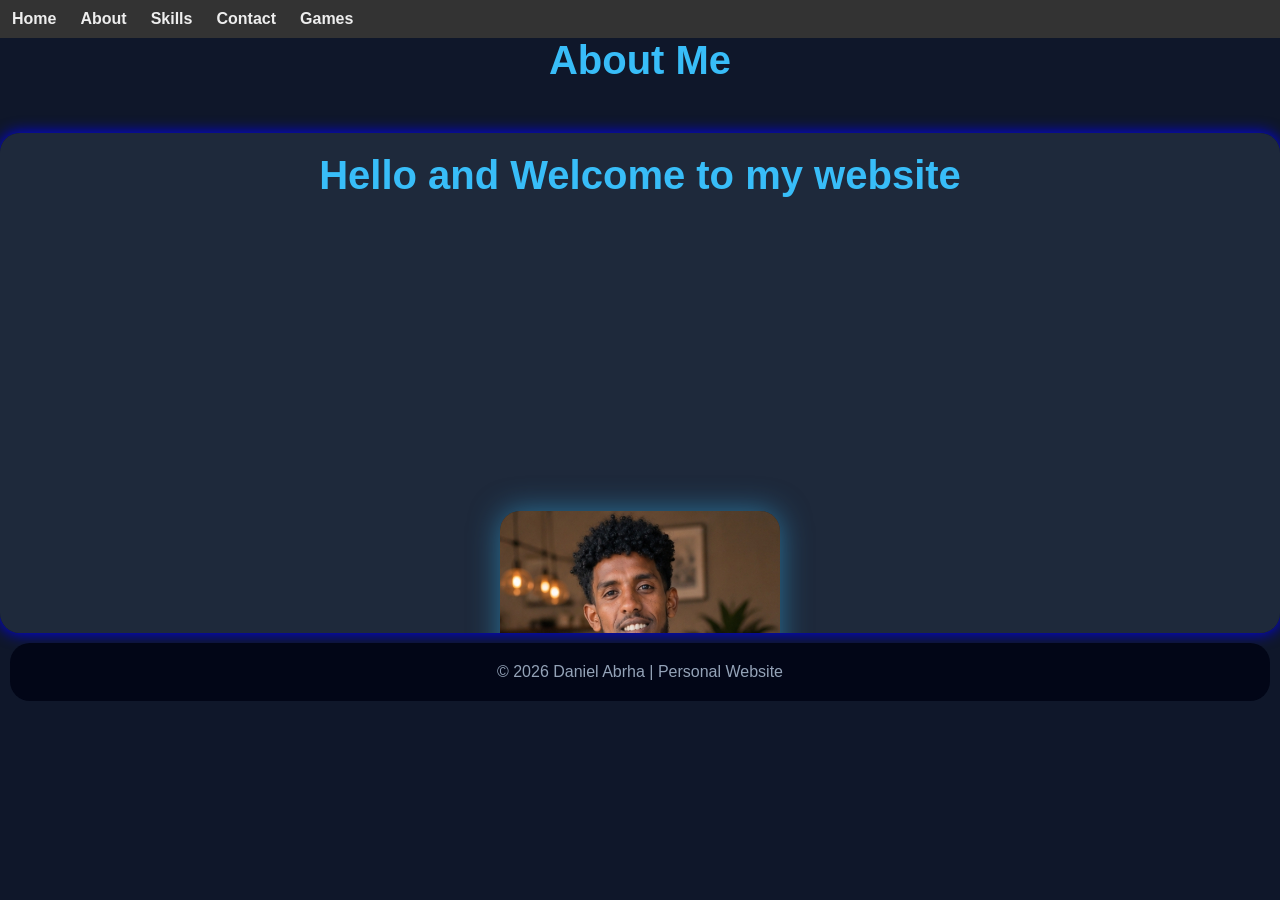
<file: link2.html>
<!DOCTYPE html>
<html lang="en">
<head>
<meta charset="UTF-8">
<meta name="viewport" content="width=device-width, initial-scale=1.0">
<title>About Me</title>

<link rel="stylesheet" href="style.css">

</head>
<body>

<ul>
    <li><a href="index.html">Home</a></li>
    <li><a href="link2.html">About</a></li>
    <li><a href="link3.html">Skills</a></li>
    <li><a href="contact.html">Contact</a></li>

    <li class="drdn">
        <a href="javascript:void(0)" class="drbn">Games</a>

        <div class="drcon">
            <a href="car .html">car</a>
            <a href="snake.html">Snake</a>
            <a href="dodge.html">dodge</a>
          <a href="puzzle.html">puzzle</a>
        </div>
    </li>
</ul>

<h2 class="title">About Me</h2>

<div class="about">
<h2 class="title">Hello and Welcome to my website</h2>
      <div class="png">
          <img src="myphoto1.png" alt="My Photo">
      </div>
<p>
<p>
My name is Daniel Abrha. I am an IT student at Adigrat University, currently in my 3rd year. I created this website to share my journey, skills, and projects with the world. I am passionate about technology, martial arts, and continuous self-improvement.
</p>

<p>
I believe that growth comes from discipline, curiosity, and consistency. Every day, I push myself to learn something new — whether it's a programming concept, a new word in English, or a better karate technique.
</p>

<p>
<b>My Background</b><br><br>

I am currently studying Information Technology at Adigrat University, Ethiopia. Throughout my academic journey, I have learned the value of patience, hard work, and never giving up. I am building a strong foundation in programming and web development while also staying active in sports.
</p>

<p>
I have experience with HTML, CSS, JavaScript, C++, and databases. I enjoy turning ideas into real projects using code, and I am always excited to learn more about how technology works.
</p>

<p>
<b>My Interests</b><br><br>

I have two main passions in life: technology and karate. In technology, I focus on web development and game development. I love building websites, creating games like Snake and Puzzle, and exploring how systems work.
</p>

<p>
In karate, I hold the rank of First Dan (black belt) in Shotokan Karate. Martial arts has taught me discipline, respect, focus, and the power of never giving up. These lessons help me every day as a student and as a developer.
</p>

<p>
<b>My Goals</b><br><br>

My biggest goal is to become a professional expert in IT, specializing in web development and game development. I want to build useful and creative digital experiences that people enjoy using.
</p>

<p>
I also want to improve my English communication skills so I can connect with more people around the world and share my knowledge. I believe that technology has the power to bring people together, and I want to be part of that.
</p>

<p>
<b>Final Thoughts</b><br><br>

Thank you for visiting my website and taking the time to learn about me. I am just at the beginning of my journey, but I am committed to growing every single day — in coding, in karate, in English, and in life.
</p>

<p>
I believe that with discipline, hard work, and a curious mind, anything is possible. Every step forward is progress, and I am excited to see where this path leads.
</p>

</div>

<footer>
    © 2026 Daniel Abrha | Personal Website
</footer>

</body>
</html>
</file>
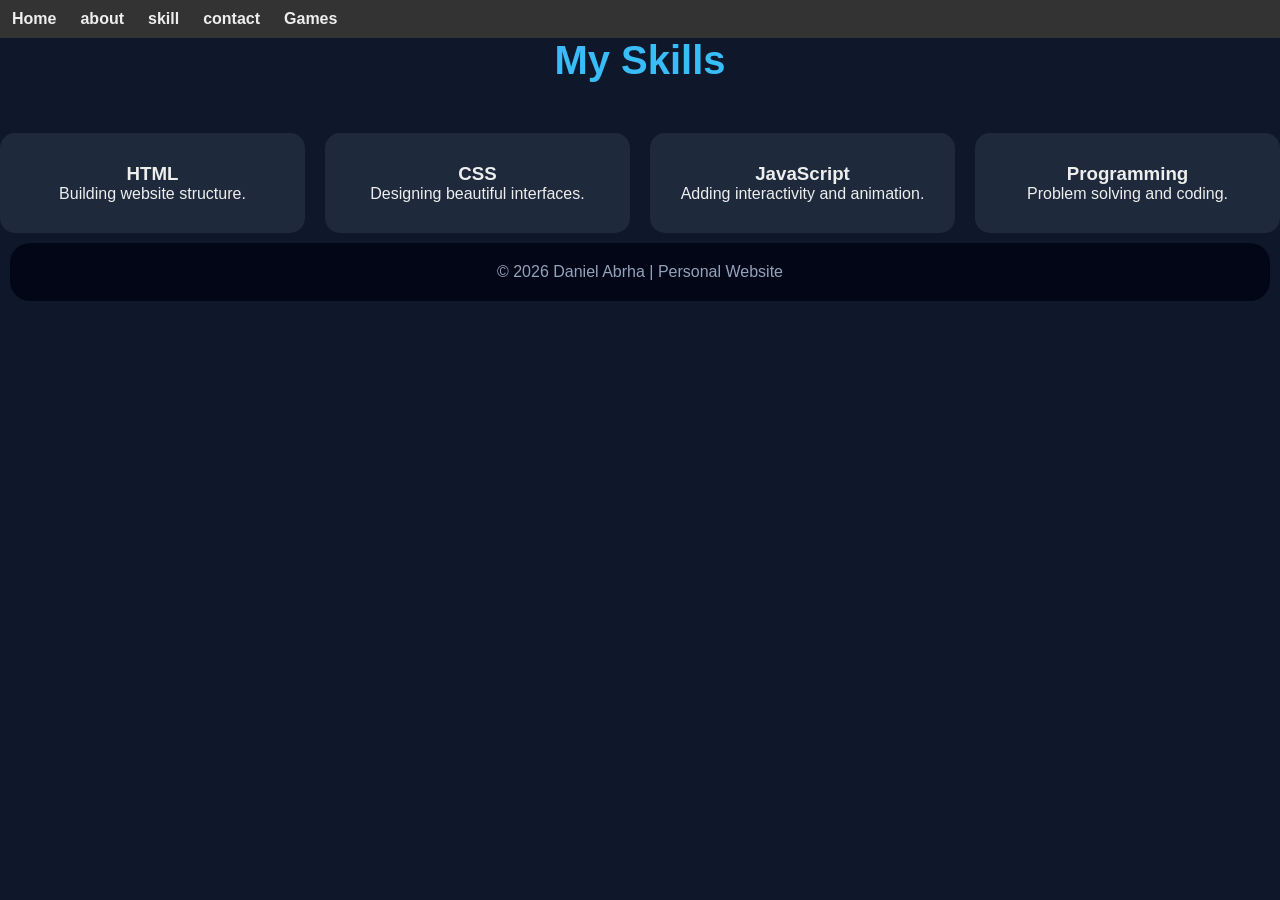
<file: Link3.html>
<DOCTAYPE html>
  <html>
    <head>
       <meta charset="UTF-8">
    <meta name="viewport" content="width=device-width, initial-scale=1.0">
      <title>link3</title>
      <link rel="stylesheet" href="style.css"
    </head>
    <body>
      
   <ul>
     <li><a href="index">Home</a></li>
      <li><a href="link2">about</a></li>
      <li><a href="link3">skill</a></li>
     <li><a href="contact">contact</a></li>
       <li class="drdn"><a href="JavaScript:void(0)"class="drbn">Games</a>
              <div class="drcon">
         <a href="car .html">car</a>
          <a href="snake.html">Snake</a>
          <a href="dodge.html">dodge</a>
          <a href="puzzle.html">puzzle</a>
       </div>
       </li>
   </ul>
         <h2 class="title">My Skills</h2>

    <div class="skills">

        <div class="card">
            <h3>HTML</h3>
            <p>Building website structure.</p>
        </div>

        <div class="card">
            <h3>CSS</h3>
            <p>Designing beautiful interfaces.</p>
        </div>

        <div class="card">
            <h3>JavaScript</h3>
            <p>Adding interactivity and animation.</p>
        </div>

        <div class="card">
            <h3>Programming</h3>
            <p>Problem solving and coding.</p>
        </div>

    </div>
      <footer>
    © 2026 Daniel Abrha | Personal Website
</footer>
    </body>
  </html>
</file>
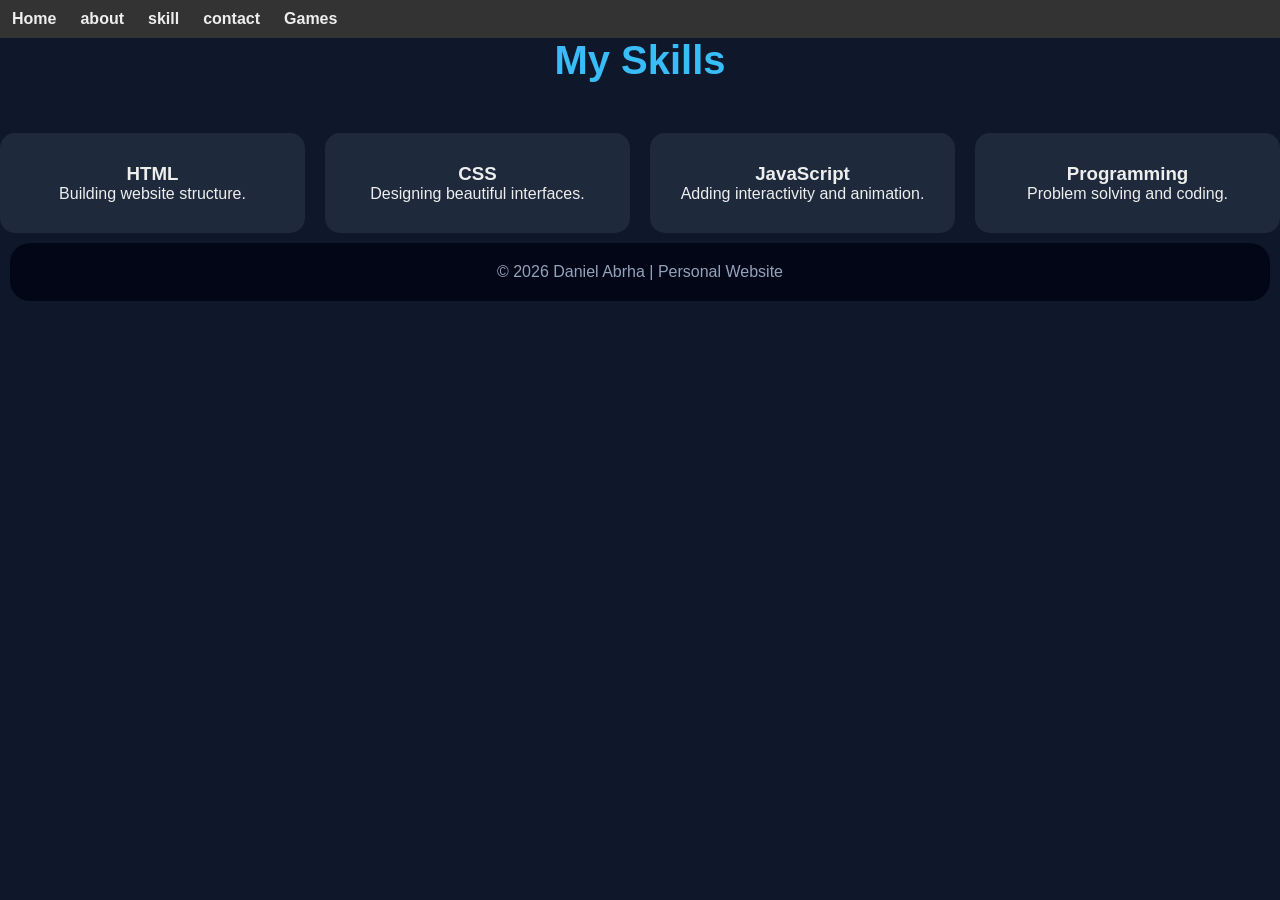
<file: link3.html>
<DOCTAYPE html>
  <html>
    <head>
       <meta charset="UTF-8">
    <meta name="viewport" content="width=device-width, initial-scale=1.0">
      <title>link3</title>
      <link rel="stylesheet" href="style.css"
    </head>
    <body>
      
   <ul>
     <li><a href="index.html">Home</a></li>
      <li><a href="link2.html">about</a></li>
      <li><a href="link3.html">skill</a></li>
     <li><a href="contact.html">contact</a></li>
       <li class="drdn"><a href="JavaScript:void(0)"class="drbn">Games</a>
              <div class="drcon">
         <a href="car .html">car</a>
          <a href="snake.html">Snake</a>
          <a href="dodge.html">dodge</a>
          <a href="puzzle.html">puzzle</a>
       </div>
       </li>
   </ul>
         <h2 class="title">My Skills</h2>

    <div class="skills">

        <div class="card">
            <h3>HTML</h3>
            <p>Building website structure.</p>
        </div>

        <div class="card">
            <h3>CSS</h3>
            <p>Designing beautiful interfaces.</p>
        </div>

        <div class="card">
            <h3>JavaScript</h3>
            <p>Adding interactivity and animation.</p>
        </div>

        <div class="card">
            <h3>Programming</h3>
            <p>Problem solving and coding.</p>
        </div>

    </div>
      <footer>
    © 2026 Daniel Abrha | Personal Website
</footer>
    </body>
  </html>
</file>
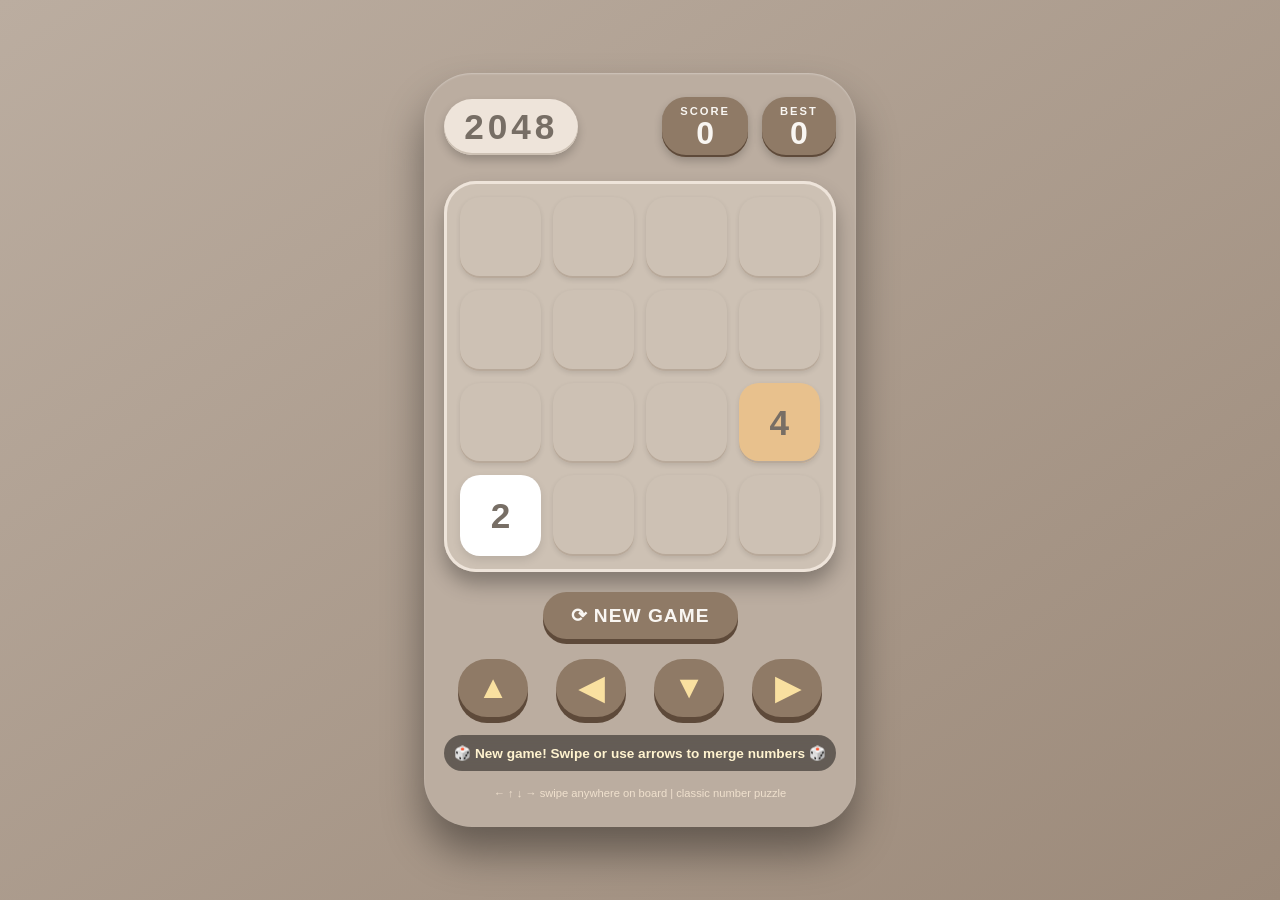
<file: Puzzle.html>
<!DOCTYPE html>
<html lang="en">
<head>
  <meta charset="UTF-8">
  <meta name="viewport" content="width=device-width, initial-scale=1.0, user-scalable=no, viewport-fit=cover">
  <title>2048 - Classic Number Puzzle</title>
  <style>
    * {
      box-sizing: border-box;
      user-select: none;
      -webkit-tap-highlight-color: transparent;
    }

    body {
      background: linear-gradient(145deg, #bbada0 0%, #9c8a7a 100%);
      min-height: 100vh;
      display: flex;
      justify-content: center;
      align-items: center;
      font-family: 'Segoe UI', 'Poppins', 'Clear Sans', 'Helvetica Neue', Arial, sans-serif;
      margin: 0;
      padding: 16px;
    }

    .game-container {
      background: #bbada0;
      border-radius: 48px;
      padding: 24px 20px 28px;
      box-shadow: 0 25px 40px rgba(0,0,0,0.4), inset 0 1px 2px rgba(255,255,255,0.3);
      max-width: 550px;
      width: 100%;
    }

    /* header area */
    .game-header {
      display: flex;
      justify-content: space-between;
      align-items: center;
      flex-wrap: wrap;
      gap: 16px;
      margin-bottom: 24px;
    }

    .game-title {
      background: #eee4da;
      padding: 8px 20px;
      border-radius: 32px;
      font-size: 2.2rem;
      font-weight: 800;
      color: #776e65;
      letter-spacing: 4px;
      box-shadow: inset 0 -2px 0 #cdc1b4, 0 5px 10px rgba(0,0,0,0.2);
    }

    .score-panel {
      display: flex;
      gap: 14px;
    }

    .score-box {
      background: #8f7a66;
      border-radius: 24px;
      padding: 8px 18px;
      text-align: center;
      color: #f9f6f2;
      font-weight: bold;
      box-shadow: inset 0 -2px 0 #5e4a3a, 0 4px 8px rgba(0,0,0,0.2);
    }

    .score-label {
      font-size: 0.7rem;
      letter-spacing: 2px;
      text-transform: uppercase;
    }

    .score-value {
      font-size: 2rem;
      font-weight: 800;
      line-height: 1;
    }

    /* grid board */
    .board {
      background: #cdc1b4;
      border-radius: 32px;
      padding: 16px;
      box-shadow: inset 0 0 0 3px #eee4da, 0 12px 20px rgba(0,0,0,0.3);
      margin-bottom: 20px;
    }

    .grid {
      display: grid;
      grid-template-columns: repeat(4, 1fr);
      gap: 12px;
      background-color: #cdc1b4;
    }

    .cell {
      aspect-ratio: 1 / 1;
      background: #cdc1b4;
      border-radius: 20px;
      display: flex;
      align-items: center;
      justify-content: center;
      font-size: 2.2rem;
      font-weight: 800;
      transition: all 0.08s linear;
      box-shadow: inset 0 -2px 0 #b8a99a, 0 2px 5px rgba(0,0,0,0.1);
    }

    /* tile colors based on value */
    .tile-2 { background: white; color: #776e65; box-shadow: 0 4px 8px rgba(0,0,0,0.1); }
    .tile-4 { background: #fac17499; color: #776e65; }
    .tile-8 { background: #f59563; color: #f9f6f2; }
    .tile-16 { background: #f59579; color: #f9f6f2; }
    .tile-32 { background: #f67c5f; color: #f9f6f2; }
    .tile-64 { background: #dc684d; color: #f9f6f2; }
    .tile-128 { background: #f34b1d; color: #f9f6f2; font-size: 1.8rem; }
    .tile-256 { background: #f6ff1c; color: #776e65; font-size: 1.8rem; }
    .tile-512 { background: #f2f59d; color: #776e65; font-size: 1.8rem; }
    .tile-1024 { background: #edc22e; color: #776e65; font-size: 1.5rem; }
    .tile-2048 { background: #4d2e33; color: #f9f6f2; font-size: 1.5rem; box-shadow: 0 0 12px #ffd9f6; }
    .tile-super { background: #3c3a32; color: #f9f6f2; font-size: 1.3rem; }

    /* controls */
    .control-buttons {
      display: flex;
      justify-content: center;
      gap: 20px;
      margin-top: 8px;
    }

    button {
      background: #8f7a66;
      border: none;
      font-family: inherit;
      font-weight: bold;
      font-size: 1.2rem;
      padding: 12px 28px;
      border-radius: 48px;
      box-shadow: 0 5px 0 #5e4a3a;
      transition: 0.05s linear;
      cursor: pointer;
      color: #f9f6f2;
      letter-spacing: 1px;
    }

    button:active {
      transform: translateY(3px);
      box-shadow: 0 2px 0 #5e4a3a;
    }

    /* touch swipe + mobile arrows */
    .swipe-panel {
      display: flex;
      justify-content: center;
      gap: 28px;
      margin-top: 20px;
    }

    .swipe-arrow {
      background: #8f7a66;
      width: 70px;
      padding: 10px 0;
      text-align: center;
      font-size: 2rem;
      font-weight: bold;
      border-radius: 50px;
      box-shadow: 0 6px 0 #5e4a3a;
      color: #f9e0a0;
      cursor: pointer;
      transition: 0.05s linear;
    }

    .swipe-arrow:active {
      transform: translateY(4px);
      box-shadow: 0 2px 0 #5e4a3a;
    }

    .message-area {
      background: #00000077;
      text-align: center;
      margin-top: 18px;
      padding: 10px;
      border-radius: 48px;
      font-weight: bold;
      color: #fff3cf;
      backdrop-filter: blur(6px);
      font-size: 0.85rem;
    }

    @media (max-width: 500px) {
      .grid {
        gap: 8px;
      }
      .cell {
        font-size: 1.6rem;
      }
      .tile-128, .tile-256, .tile-512 {
        font-size: 1.3rem;
      }
      .tile-1024, .tile-2048 {
        font-size: 1.1rem;
      }
      .swipe-arrow {
        width: 60px;
        font-size: 1.6rem;
      }
      .game-title {
        font-size: 1.5rem;
        padding: 5px 16px;
      }
      .score-value {
        font-size: 1.5rem;
      }
      button {
        padding: 8px 20px;
        font-size: 1rem;
      }
    }

    footer {
      text-align: center;
      font-size: 0.7rem;
      margin-top: 16px;
      color: #efe0cd;
    }
  </style>
</head>
<body>
<div>
  <div class="game-container">
    <div class="game-header">
      <div class="game-title">2048</div>
      <div class="score-panel">
        <div class="score-box">
          <div class="score-label">SCORE</div>
          <div class="score-value" id="scoreValue">0</div>
        </div>
        <div class="score-box">
          <div class="score-label">BEST</div>
          <div class="score-value" id="bestValue">0</div>
        </div>
      </div>
    </div>

    <div class="board">
      <div class="grid" id="gridContainer"></div>
    </div>

    <div class="control-buttons">
      <button id="resetButton">⟳ NEW GAME</button>
    </div>

    <!-- Touch arrows for mobile -->
    <div class="swipe-panel">
      <div class="swipe-arrow" data-dir="up">▲</div>
      <div class="swipe-arrow" data-dir="left">◀</div>
      <div class="swipe-arrow" data-dir="down">▼</div>
      <div class="swipe-arrow" data-dir="right">▶</div>
    </div>

    <div class="message-area" id="statusMsg">
      ⬅️  Swipe or use arrows  ➡️  | Merge tiles to reach 2048!
    </div>
    <footer>← ↑ ↓ → swipe anywhere on board | classic number puzzle</footer>
  </div>
</div>

<script>
  (function() {
    // ---------- 2048 GAME LOGIC ----------
    const SIZE = 4;
    let board = Array(SIZE).fill().map(() => Array(SIZE).fill(0));
    let score = 0;
    let bestScore = 0;
    let gameActive = true;
    let animationPending = false;
    
    // DOM elements
    const gridContainer = document.getElementById('gridContainer');
    const scoreSpan = document.getElementById('scoreValue');
    const bestSpan = document.getElementById('bestValue');
    const resetBtn = document.getElementById('resetButton');
    const statusDiv = document.getElementById('statusMsg');
    
    // Load best score from localStorage
    function loadBestScore() {
      const saved = localStorage.getItem('2048_best_score');
      if(saved && !isNaN(parseInt(saved))) {
        bestScore = parseInt(saved);
        bestSpan.innerText = bestScore;
      } else {
        bestScore = 0;
        bestSpan.innerText = '0';
      }
    }
    
    function saveBestScore() {
      if(score > bestScore) {
        bestScore = score;
        bestSpan.innerText = bestScore;
        localStorage.setItem('2048_best_score', bestScore);
      }
    }
    
    // update score UI
    function updateScoreUI() {
      scoreSpan.innerText = score;
      if(score > bestScore) saveBestScore();
    }
    
    // initialize new game
    function initGame() {
      board = Array(SIZE).fill().map(() => Array(SIZE).fill(0));
      score = 0;
      gameActive = true;
      updateScoreUI();
      addRandomTile();
      addRandomTile();
      renderBoard();
      statusDiv.innerHTML = "🎲 New game! Swipe or use arrows to merge numbers 🎲";
      statusDiv.style.background = "#00000077";
    }
    
    // add random tile (2 or 4)
    function addRandomTile() {
      let emptyCells = [];
      for(let i = 0; i < SIZE; i++) {
        for(let j = 0; j < SIZE; j++) {
          if(board[i][j] === 0) emptyCells.push({x: i, y: j});
        }
      }
      if(emptyCells.length === 0) return false;
      const {x, y} = emptyCells[Math.floor(Math.random() * emptyCells.length)];
      board[x][y] = Math.random() < 0.9 ? 2 : 4;
      return true;
    }
    
    // render grid with CSS classes
    function renderBoard() {
      if(!gridContainer) return;
      gridContainer.innerHTML = '';
      for(let i = 0; i < SIZE; i++) {
        for(let j = 0; j < SIZE; j++) {
          const value = board[i][j];
          const cell = document.createElement('div');
          cell.classList.add('cell');
          if(value !== 0) {
            cell.innerText = value;
            // set tile class based on value
            if(value === 2) cell.classList.add('tile-2');
            else if(value === 4) cell.classList.add('tile-4');
            else if(value === 8) cell.classList.add('tile-8');
            else if(value === 16) cell.classList.add('tile-16');
            else if(value === 32) cell.classList.add('tile-32');
            else if(value === 64) cell.classList.add('tile-64');
            else if(value === 128) cell.classList.add('tile-128');
            else if(value === 256) cell.classList.add('tile-256');
            else if(value === 512) cell.classList.add('tile-512');
            else if(value === 1024) cell.classList.add('tile-1024');
            else if(value === 2048) cell.classList.add('tile-2048');
            else cell.classList.add('tile-super');
          } else {
            cell.innerText = '';
            cell.style.background = "#cdc1b4";
          }
          gridContainer.appendChild(cell);
        }
      }
    }
    
    // core movement and merge logic
    function move(direction) {
      if(!gameActive) return false;
      
      let oldBoard = board.map(row => [...row]);
      let scoreGained = 0;
      
      // helper: compress and merge row/col
      function operateLine(line) {
        // remove zeros
        let filtered = line.filter(v => v !== 0);
        let merged = [];
        let skip = false;
        for(let i = 0; i < filtered.length; i++) {
          if(skip) {
            skip = false;
            continue;
          }
          if(i+1 < filtered.length && filtered[i] === filtered[i+1]) {
            let newVal = filtered[i] * 2;
            merged.push(newVal);
            scoreGained += newVal;
            skip = true;
          } else {
            merged.push(filtered[i]);
          }
        }
        while(merged.length < SIZE) merged.push(0);
        return merged;
      }
      
      if(direction === 'left') {
        for(let i = 0; i < SIZE; i++) {
          let row = board[i];
          let newRow = operateLine(row);
          board[i] = newRow;
        }
      } 
      else if(direction === 'right') {
        for(let i = 0; i < SIZE; i++) {
          let row = [...board[i]].reverse();
          let newRow = operateLine(row);
          newRow.reverse();
          board[i] = newRow;
        }
      }
      else if(direction === 'up') {
        for(let j = 0; j < SIZE; j++) {
          let col = [];
          for(let i = 0; i < SIZE; i++) col.push(board[i][j]);
          let newCol = operateLine(col);
          for(let i = 0; i < SIZE; i++) board[i][j] = newCol[i];
        }
      }
      else if(direction === 'down') {
        for(let j = 0; j < SIZE; j++) {
          let col = [];
          for(let i = 0; i < SIZE; i++) col.push(board[i][j]);
          col.reverse();
          let newCol = operateLine(col);
          newCol.reverse();
          for(let i = 0; i < SIZE; i++) board[i][j] = newCol[i];
        }
      }
      
      // check if board changed
      let changed = false;
      for(let i = 0; i < SIZE && !changed; i++) {
        for(let j = 0; j < SIZE; j++) {
          if(oldBoard[i][j] !== board[i][j]) { changed = true; break; }
        }
      }
      
      if(changed) {
        score += scoreGained;
        updateScoreUI();
        addRandomTile();
        renderBoard();
        
        // check win (2048)
        let hasWon = false;
        for(let i=0; i<SIZE; i++) {
          for(let j=0; j<SIZE; j++) {
            if(board[i][j] === 2048) hasWon = true;
          }
        }
        if(hasWon && gameActive) {
          gameActive = false;
          statusDiv.innerHTML = "🎉 YOU WIN! You reached 2048! 🎉 Press NEW GAME to continue.";
          statusDiv.style.background = "#5e3a1fcc";
          renderBoard();
          return true;
        }
        
        // check game over (no moves left)
        if(!canMoveAny()) {
          gameActive = false;
          statusDiv.innerHTML = "💀 GAME OVER 💀 No more moves! Press NEW GAME.";
          statusDiv.style.background = "#7a2e2ecc";
          renderBoard();
        } else {
          if(gameActive) statusDiv.innerHTML = "✨ Keep merging! Swipe or use arrow keys ✨";
        }
        return true;
      } else {
        if(gameActive) statusDiv.innerHTML = "👉 No tiles merged! Try another direction 👈";
        return false;
      }
    }
    
    // check if any move possible (for game over)
    function canMoveAny() {
      // check if any empty cell exists
      for(let i=0; i<SIZE; i++) {
        for(let j=0; j<SIZE; j++) {
          if(board[i][j] === 0) return true;
        }
      }
      // check adjacent equal values
      for(let i=0; i<SIZE; i++) {
        for(let j=0; j<SIZE; j++) {
          let val = board[i][j];
          if(val === 0) continue;
          if(j+1 < SIZE && board[i][j+1] === val) return true;
          if(i+1 < SIZE && board[i+1][j] === val) return true;
          if(j-1 >= 0 && board[i][j-1] === val) return true;
          if(i-1 >= 0 && board[i-1][j] === val) return true;
        }
      }
      return false;
    }
    
    // reset game fully
    function resetGame() {
      initGame();
      renderBoard();
    }
    
    // ----- TOUCH & MOBILE SWIPE DETECTION -----
    let touchStartX = 0, touchStartY = 0;
    let touchEndX = 0, touchEndY = 0;
    const minSwipeDistance = 30;
    
    function handleSwipe() {
      let dx = touchEndX - touchStartX;
      let dy = touchEndY - touchStartY;
      if(Math.abs(dx) < minSwipeDistance && Math.abs(dy) < minSwipeDistance) return;
      
      if(Math.abs(dx) > Math.abs(dy)) {
        if(dx > 0) move('right');
        else move('left');
      } else {
        if(dy > 0) move('down');
        else move('up');
      }
      // reset values
      touchStartX = 0; touchStartY = 0; touchEndX = 0; touchEndY = 0;
    }
    
    function attachTouchEvents() {
      const boardElement = document.querySelector('.board');
      if(!boardElement) return;
      boardElement.addEventListener('touchstart', (e) => {
        e.preventDefault();
        const touch = e.touches[0];
        touchStartX = touch.clientX;
        touchStartY = touch.clientY;
      }, {passive: false});
      
      boardElement.addEventListener('touchmove', (e) => {
        e.preventDefault();
        // optional: we can track movement to provide live feedback but just record end
        const touch = e.touches[0];
        touchEndX = touch.clientX;
        touchEndY = touch.clientY;
      }, {passive: false});
      
      boardElement.addEventListener('touchend', (e) => {
        e.preventDefault();
        if(touchStartX !== 0 || touchStartY !== 0) {
          // If there was no move recorded, use last known
          if(touchEndX === 0 && touchEndY === 0) {
            touchEndX = touchStartX;
            touchEndY = touchStartY;
          }
          handleSwipe();
          touchStartX = 0; touchStartY = 0; touchEndX = 0; touchEndY = 0;
        }
      });
      
      // also for mouse drag on PC (optional but nice)
      let mouseDown = false;
      let mouseStartX = 0, mouseStartY = 0;
      boardElement.addEventListener('mousedown', (e) => {
        e.preventDefault();
        mouseDown = true;
        mouseStartX = e.clientX;
        mouseStartY = e.clientY;
      });
      window.addEventListener('mouseup', (e) => {
        if(!mouseDown) return;
        mouseDown = false;
        let dx = e.clientX - mouseStartX;
        let dy = e.clientY - mouseStartY;
        if(Math.abs(dx) < 10 && Math.abs(dy) < 10) return;
        if(Math.abs(dx) > Math.abs(dy)) {
          if(dx > 0) move('right');
          else move('left');
        } else {
          if(dy > 0) move('down');
          else move('up');
        }
      });
    }
    
    // keyboard controls for PC
    function attachKeyboard() {
      window.addEventListener('keydown', (e) => {
        const key = e.key;
        if(key === 'ArrowUp') { e.preventDefault(); move('up'); }
        else if(key === 'ArrowDown') { e.preventDefault(); move('down'); }
        else if(key === 'ArrowLeft') { e.preventDefault(); move('left'); }
        else if(key === 'ArrowRight') { e.preventDefault(); move('right'); }
        else if(key === ' ' || key === 'Space') { e.preventDefault(); if(!gameActive) resetGame(); }
      });
    }
    
    // attach mobile arrow buttons
    function attachArrowButtons() {
      const arrows = document.querySelectorAll('.swipe-arrow');
      arrows.forEach(arrow => {
        arrow.addEventListener('click', (e) => {
          e.preventDefault();
          const dir = arrow.getAttribute('data-dir');
          if(dir === 'up') move('up');
          else if(dir === 'down') move('down');
          else if(dir === 'left') move('left');
          else if(dir === 'right') move('right');
        });
        arrow.addEventListener('touchstart', (e) => {
          e.preventDefault();
          const dir = arrow.getAttribute('data-dir');
          if(dir === 'up') move('up');
          else if(dir === 'down') move('down');
          else if(dir === 'left') move('left');
          else if(dir === 'right') move('right');
        });
      });
    }
    
    // ----- start game -----
    function startGame() {
      loadBestScore();
      initGame();
      attachTouchEvents();
      attachKeyboard();
      attachArrowButtons();
      resetBtn.addEventListener('click', () => {
        resetGame();
      });
    }
    
    startGame();
  })();
</script>
</body>
</html>
</file>
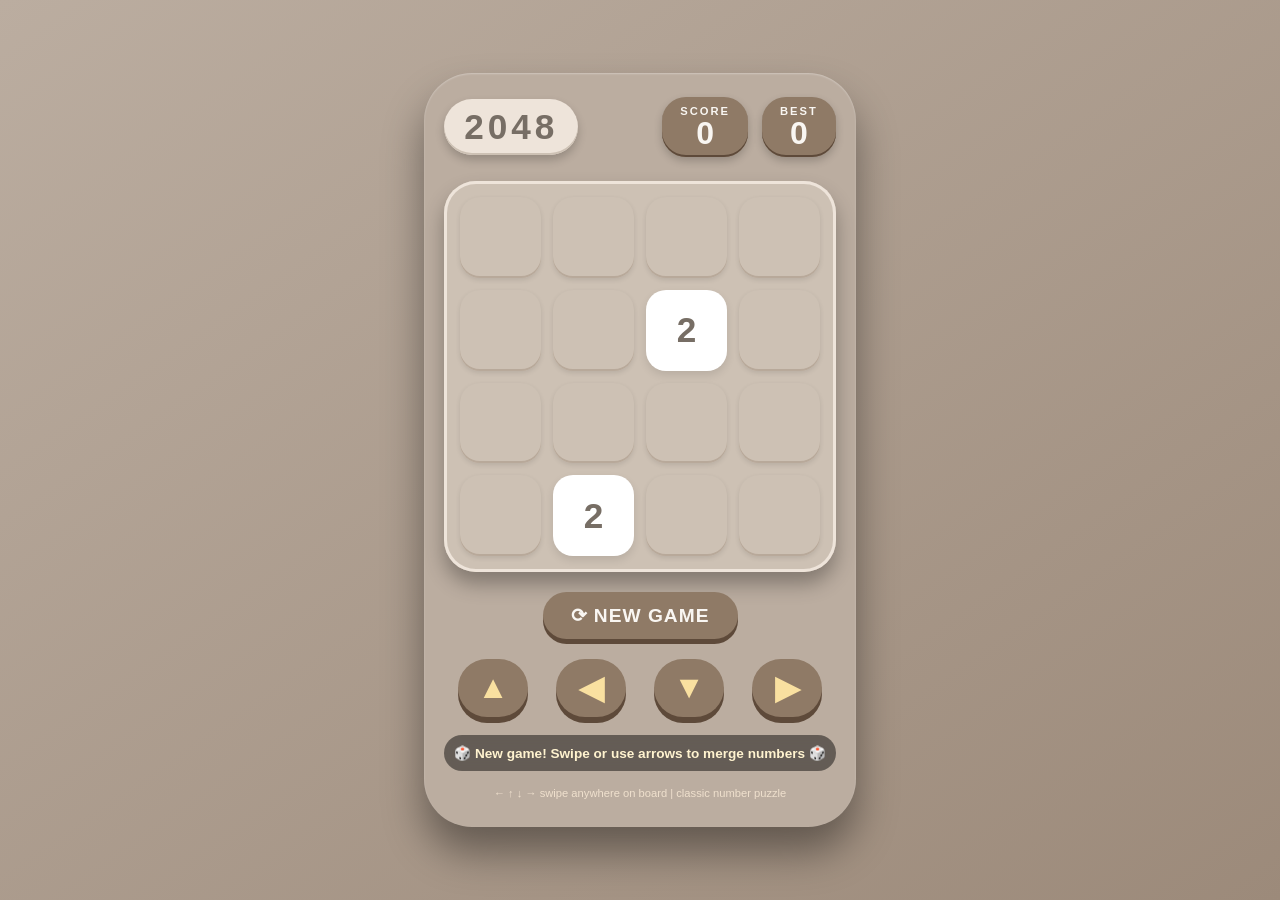
<file: puzzle.html>
<!DOCTYPE html>
<html lang="en">
<head>
  <meta charset="UTF-8">
  <meta name="viewport" content="width=device-width, initial-scale=1.0, user-scalable=no, viewport-fit=cover">
  <title>2048 - Classic Number Puzzle</title>
  <style>
    * {
      box-sizing: border-box;
      user-select: none;
      -webkit-tap-highlight-color: transparent;
    }

    body {
      background: linear-gradient(145deg, #bbada0 0%, #9c8a7a 100%);
      min-height: 100vh;
      display: flex;
      justify-content: center;
      align-items: center;
      font-family: 'Segoe UI', 'Poppins', 'Clear Sans', 'Helvetica Neue', Arial, sans-serif;
      margin: 0;
      padding: 16px;
    }

    .game-container {
      background: #bbada0;
      border-radius: 48px;
      padding: 24px 20px 28px;
      box-shadow: 0 25px 40px rgba(0,0,0,0.4), inset 0 1px 2px rgba(255,255,255,0.3);
      max-width: 550px;
      width: 100%;
    }

    /* header area */
    .game-header {
      display: flex;
      justify-content: space-between;
      align-items: center;
      flex-wrap: wrap;
      gap: 16px;
      margin-bottom: 24px;
    }

    .game-title {
      background: #eee4da;
      padding: 8px 20px;
      border-radius: 32px;
      font-size: 2.2rem;
      font-weight: 800;
      color: #776e65;
      letter-spacing: 4px;
      box-shadow: inset 0 -2px 0 #cdc1b4, 0 5px 10px rgba(0,0,0,0.2);
    }

    .score-panel {
      display: flex;
      gap: 14px;
    }

    .score-box {
      background: #8f7a66;
      border-radius: 24px;
      padding: 8px 18px;
      text-align: center;
      color: #f9f6f2;
      font-weight: bold;
      box-shadow: inset 0 -2px 0 #5e4a3a, 0 4px 8px rgba(0,0,0,0.2);
    }

    .score-label {
      font-size: 0.7rem;
      letter-spacing: 2px;
      text-transform: uppercase;
    }

    .score-value {
      font-size: 2rem;
      font-weight: 800;
      line-height: 1;
    }

    /* grid board */
    .board {
      background: #cdc1b4;
      border-radius: 32px;
      padding: 16px;
      box-shadow: inset 0 0 0 3px #eee4da, 0 12px 20px rgba(0,0,0,0.3);
      margin-bottom: 20px;
    }

    .grid {
      display: grid;
      grid-template-columns: repeat(4, 1fr);
      gap: 12px;
      background-color: #cdc1b4;
    }

    .cell {
      aspect-ratio: 1 / 1;
      background: #cdc1b4;
      border-radius: 20px;
      display: flex;
      align-items: center;
      justify-content: center;
      font-size: 2.2rem;
      font-weight: 800;
      transition: all 0.08s linear;
      box-shadow: inset 0 -2px 0 #b8a99a, 0 2px 5px rgba(0,0,0,0.1);
    }

    /* tile colors based on value */
    .tile-2 { background: white; color: #776e65; box-shadow: 0 4px 8px rgba(0,0,0,0.1); }
    .tile-4 { background: #fac17499; color: #776e65; }
    .tile-8 { background: #f59563; color: #f9f6f2; }
    .tile-16 { background: #f59579; color: #f9f6f2; }
    .tile-32 { background: #f67c5f; color: #f9f6f2; }
    .tile-64 { background: #dc684d; color: #f9f6f2; }
    .tile-128 { background: #f34b1d; color: #f9f6f2; font-size: 1.8rem; }
    .tile-256 { background: #f6ff1c; color: #776e65; font-size: 1.8rem; }
    .tile-512 { background: #f2f59d; color: #776e65; font-size: 1.8rem; }
    .tile-1024 { background: #edc22e; color: #776e65; font-size: 1.5rem; }
    .tile-2048 { background: #4d2e33; color: #f9f6f2; font-size: 1.5rem; box-shadow: 0 0 12px #ffd9f6; }
    .tile-super { background: #3c3a32; color: #f9f6f2; font-size: 1.3rem; }

    /* controls */
    .control-buttons {
      display: flex;
      justify-content: center;
      gap: 20px;
      margin-top: 8px;
    }

    button {
      background: #8f7a66;
      border: none;
      font-family: inherit;
      font-weight: bold;
      font-size: 1.2rem;
      padding: 12px 28px;
      border-radius: 48px;
      box-shadow: 0 5px 0 #5e4a3a;
      transition: 0.05s linear;
      cursor: pointer;
      color: #f9f6f2;
      letter-spacing: 1px;
    }

    button:active {
      transform: translateY(3px);
      box-shadow: 0 2px 0 #5e4a3a;
    }

    /* touch swipe + mobile arrows */
    .swipe-panel {
      display: flex;
      justify-content: center;
      gap: 28px;
      margin-top: 20px;
    }

    .swipe-arrow {
      background: #8f7a66;
      width: 70px;
      padding: 10px 0;
      text-align: center;
      font-size: 2rem;
      font-weight: bold;
      border-radius: 50px;
      box-shadow: 0 6px 0 #5e4a3a;
      color: #f9e0a0;
      cursor: pointer;
      transition: 0.05s linear;
    }

    .swipe-arrow:active {
      transform: translateY(4px);
      box-shadow: 0 2px 0 #5e4a3a;
    }

    .message-area {
      background: #00000077;
      text-align: center;
      margin-top: 18px;
      padding: 10px;
      border-radius: 48px;
      font-weight: bold;
      color: #fff3cf;
      backdrop-filter: blur(6px);
      font-size: 0.85rem;
    }

    @media (max-width: 500px) {
      .grid {
        gap: 8px;
      }
      .cell {
        font-size: 1.6rem;
      }
      .tile-128, .tile-256, .tile-512 {
        font-size: 1.3rem;
      }
      .tile-1024, .tile-2048 {
        font-size: 1.1rem;
      }
      .swipe-arrow {
        width: 60px;
        font-size: 1.6rem;
      }
      .game-title {
        font-size: 1.5rem;
        padding: 5px 16px;
      }
      .score-value {
        font-size: 1.5rem;
      }
      button {
        padding: 8px 20px;
        font-size: 1rem;
      }
    }

    footer {
      text-align: center;
      font-size: 0.7rem;
      margin-top: 16px;
      color: #efe0cd;
    }
  </style>
</head>
<body>
<div>
  <div class="game-container">
    <div class="game-header">
      <div class="game-title">2048</div>
      <div class="score-panel">
        <div class="score-box">
          <div class="score-label">SCORE</div>
          <div class="score-value" id="scoreValue">0</div>
        </div>
        <div class="score-box">
          <div class="score-label">BEST</div>
          <div class="score-value" id="bestValue">0</div>
        </div>
      </div>
    </div>

    <div class="board">
      <div class="grid" id="gridContainer"></div>
    </div>

    <div class="control-buttons">
      <button id="resetButton">⟳ NEW GAME</button>
    </div>

    <!-- Touch arrows for mobile -->
    <div class="swipe-panel">
      <div class="swipe-arrow" data-dir="up">▲</div>
      <div class="swipe-arrow" data-dir="left">◀</div>
      <div class="swipe-arrow" data-dir="down">▼</div>
      <div class="swipe-arrow" data-dir="right">▶</div>
    </div>

    <div class="message-area" id="statusMsg">
      ⬅️  Swipe or use arrows  ➡️  | Merge tiles to reach 2048!
    </div>
    <footer>← ↑ ↓ → swipe anywhere on board | classic number puzzle</footer>
  </div>
</div>

<script>
  (function() {
    // ---------- 2048 GAME LOGIC ----------
    const SIZE = 4;
    let board = Array(SIZE).fill().map(() => Array(SIZE).fill(0));
    let score = 0;
    let bestScore = 0;
    let gameActive = true;
    let animationPending = false;
    
    // DOM elements
    const gridContainer = document.getElementById('gridContainer');
    const scoreSpan = document.getElementById('scoreValue');
    const bestSpan = document.getElementById('bestValue');
    const resetBtn = document.getElementById('resetButton');
    const statusDiv = document.getElementById('statusMsg');
    
    // Load best score from localStorage
    function loadBestScore() {
      const saved = localStorage.getItem('2048_best_score');
      if(saved && !isNaN(parseInt(saved))) {
        bestScore = parseInt(saved);
        bestSpan.innerText = bestScore;
      } else {
        bestScore = 0;
        bestSpan.innerText = '0';
      }
    }
    
    function saveBestScore() {
      if(score > bestScore) {
        bestScore = score;
        bestSpan.innerText = bestScore;
        localStorage.setItem('2048_best_score', bestScore);
      }
    }
    
    // update score UI
    function updateScoreUI() {
      scoreSpan.innerText = score;
      if(score > bestScore) saveBestScore();
    }
    
    // initialize new game
    function initGame() {
      board = Array(SIZE).fill().map(() => Array(SIZE).fill(0));
      score = 0;
      gameActive = true;
      updateScoreUI();
      addRandomTile();
      addRandomTile();
      renderBoard();
      statusDiv.innerHTML = "🎲 New game! Swipe or use arrows to merge numbers 🎲";
      statusDiv.style.background = "#00000077";
    }
    
    // add random tile (2 or 4)
    function addRandomTile() {
      let emptyCells = [];
      for(let i = 0; i < SIZE; i++) {
        for(let j = 0; j < SIZE; j++) {
          if(board[i][j] === 0) emptyCells.push({x: i, y: j});
        }
      }
      if(emptyCells.length === 0) return false;
      const {x, y} = emptyCells[Math.floor(Math.random() * emptyCells.length)];
      board[x][y] = Math.random() < 0.9 ? 2 : 4;
      return true;
    }
    
    // render grid with CSS classes
    function renderBoard() {
      if(!gridContainer) return;
      gridContainer.innerHTML = '';
      for(let i = 0; i < SIZE; i++) {
        for(let j = 0; j < SIZE; j++) {
          const value = board[i][j];
          const cell = document.createElement('div');
          cell.classList.add('cell');
          if(value !== 0) {
            cell.innerText = value;
            // set tile class based on value
            if(value === 2) cell.classList.add('tile-2');
            else if(value === 4) cell.classList.add('tile-4');
            else if(value === 8) cell.classList.add('tile-8');
            else if(value === 16) cell.classList.add('tile-16');
            else if(value === 32) cell.classList.add('tile-32');
            else if(value === 64) cell.classList.add('tile-64');
            else if(value === 128) cell.classList.add('tile-128');
            else if(value === 256) cell.classList.add('tile-256');
            else if(value === 512) cell.classList.add('tile-512');
            else if(value === 1024) cell.classList.add('tile-1024');
            else if(value === 2048) cell.classList.add('tile-2048');
            else cell.classList.add('tile-super');
          } else {
            cell.innerText = '';
            cell.style.background = "#cdc1b4";
          }
          gridContainer.appendChild(cell);
        }
      }
    }
    
    // core movement and merge logic
    function move(direction) {
      if(!gameActive) return false;
      
      let oldBoard = board.map(row => [...row]);
      let scoreGained = 0;
      
      // helper: compress and merge row/col
      function operateLine(line) {
        // remove zeros
        let filtered = line.filter(v => v !== 0);
        let merged = [];
        let skip = false;
        for(let i = 0; i < filtered.length; i++) {
          if(skip) {
            skip = false;
            continue;
          }
          if(i+1 < filtered.length && filtered[i] === filtered[i+1]) {
            let newVal = filtered[i] * 2;
            merged.push(newVal);
            scoreGained += newVal;
            skip = true;
          } else {
            merged.push(filtered[i]);
          }
        }
        while(merged.length < SIZE) merged.push(0);
        return merged;
      }
      
      if(direction === 'left') {
        for(let i = 0; i < SIZE; i++) {
          let row = board[i];
          let newRow = operateLine(row);
          board[i] = newRow;
        }
      } 
      else if(direction === 'right') {
        for(let i = 0; i < SIZE; i++) {
          let row = [...board[i]].reverse();
          let newRow = operateLine(row);
          newRow.reverse();
          board[i] = newRow;
        }
      }
      else if(direction === 'up') {
        for(let j = 0; j < SIZE; j++) {
          let col = [];
          for(let i = 0; i < SIZE; i++) col.push(board[i][j]);
          let newCol = operateLine(col);
          for(let i = 0; i < SIZE; i++) board[i][j] = newCol[i];
        }
      }
      else if(direction === 'down') {
        for(let j = 0; j < SIZE; j++) {
          let col = [];
          for(let i = 0; i < SIZE; i++) col.push(board[i][j]);
          col.reverse();
          let newCol = operateLine(col);
          newCol.reverse();
          for(let i = 0; i < SIZE; i++) board[i][j] = newCol[i];
        }
      }
      
      // check if board changed
      let changed = false;
      for(let i = 0; i < SIZE && !changed; i++) {
        for(let j = 0; j < SIZE; j++) {
          if(oldBoard[i][j] !== board[i][j]) { changed = true; break; }
        }
      }
      
      if(changed) {
        score += scoreGained;
        updateScoreUI();
        addRandomTile();
        renderBoard();
        
        // check win (2048)
        let hasWon = false;
        for(let i=0; i<SIZE; i++) {
          for(let j=0; j<SIZE; j++) {
            if(board[i][j] === 2048) hasWon = true;
          }
        }
        if(hasWon && gameActive) {
          gameActive = false;
          statusDiv.innerHTML = "🎉 YOU WIN! You reached 2048! 🎉 Press NEW GAME to continue.";
          statusDiv.style.background = "#5e3a1fcc";
          renderBoard();
          return true;
        }
        
        // check game over (no moves left)
        if(!canMoveAny()) {
          gameActive = false;
          statusDiv.innerHTML = "💀 GAME OVER 💀 No more moves! Press NEW GAME.";
          statusDiv.style.background = "#7a2e2ecc";
          renderBoard();
        } else {
          if(gameActive) statusDiv.innerHTML = "✨ Keep merging! Swipe or use arrow keys ✨";
        }
        return true;
      } else {
        if(gameActive) statusDiv.innerHTML = "👉 No tiles merged! Try another direction 👈";
        return false;
      }
    }
    
    // check if any move possible (for game over)
    function canMoveAny() {
      // check if any empty cell exists
      for(let i=0; i<SIZE; i++) {
        for(let j=0; j<SIZE; j++) {
          if(board[i][j] === 0) return true;
        }
      }
      // check adjacent equal values
      for(let i=0; i<SIZE; i++) {
        for(let j=0; j<SIZE; j++) {
          let val = board[i][j];
          if(val === 0) continue;
          if(j+1 < SIZE && board[i][j+1] === val) return true;
          if(i+1 < SIZE && board[i+1][j] === val) return true;
          if(j-1 >= 0 && board[i][j-1] === val) return true;
          if(i-1 >= 0 && board[i-1][j] === val) return true;
        }
      }
      return false;
    }
    
    // reset game fully
    function resetGame() {
      initGame();
      renderBoard();
    }
    
    // ----- TOUCH & MOBILE SWIPE DETECTION -----
    let touchStartX = 0, touchStartY = 0;
    let touchEndX = 0, touchEndY = 0;
    const minSwipeDistance = 30;
    
    function handleSwipe() {
      let dx = touchEndX - touchStartX;
      let dy = touchEndY - touchStartY;
      if(Math.abs(dx) < minSwipeDistance && Math.abs(dy) < minSwipeDistance) return;
      
      if(Math.abs(dx) > Math.abs(dy)) {
        if(dx > 0) move('right');
        else move('left');
      } else {
        if(dy > 0) move('down');
        else move('up');
      }
      // reset values
      touchStartX = 0; touchStartY = 0; touchEndX = 0; touchEndY = 0;
    }
    
    function attachTouchEvents() {
      const boardElement = document.querySelector('.board');
      if(!boardElement) return;
      boardElement.addEventListener('touchstart', (e) => {
        e.preventDefault();
        const touch = e.touches[0];
        touchStartX = touch.clientX;
        touchStartY = touch.clientY;
      }, {passive: false});
      
      boardElement.addEventListener('touchmove', (e) => {
        e.preventDefault();
        // optional: we can track movement to provide live feedback but just record end
        const touch = e.touches[0];
        touchEndX = touch.clientX;
        touchEndY = touch.clientY;
      }, {passive: false});
      
      boardElement.addEventListener('touchend', (e) => {
        e.preventDefault();
        if(touchStartX !== 0 || touchStartY !== 0) {
          // If there was no move recorded, use last known
          if(touchEndX === 0 && touchEndY === 0) {
            touchEndX = touchStartX;
            touchEndY = touchStartY;
          }
          handleSwipe();
          touchStartX = 0; touchStartY = 0; touchEndX = 0; touchEndY = 0;
        }
      });
      
      // also for mouse drag on PC (optional but nice)
      let mouseDown = false;
      let mouseStartX = 0, mouseStartY = 0;
      boardElement.addEventListener('mousedown', (e) => {
        e.preventDefault();
        mouseDown = true;
        mouseStartX = e.clientX;
        mouseStartY = e.clientY;
      });
      window.addEventListener('mouseup', (e) => {
        if(!mouseDown) return;
        mouseDown = false;
        let dx = e.clientX - mouseStartX;
        let dy = e.clientY - mouseStartY;
        if(Math.abs(dx) < 10 && Math.abs(dy) < 10) return;
        if(Math.abs(dx) > Math.abs(dy)) {
          if(dx > 0) move('right');
          else move('left');
        } else {
          if(dy > 0) move('down');
          else move('up');
        }
      });
    }
    
    // keyboard controls for PC
    function attachKeyboard() {
      window.addEventListener('keydown', (e) => {
        const key = e.key;
        if(key === 'ArrowUp') { e.preventDefault(); move('up'); }
        else if(key === 'ArrowDown') { e.preventDefault(); move('down'); }
        else if(key === 'ArrowLeft') { e.preventDefault(); move('left'); }
        else if(key === 'ArrowRight') { e.preventDefault(); move('right'); }
        else if(key === ' ' || key === 'Space') { e.preventDefault(); if(!gameActive) resetGame(); }
      });
    }
    
    // attach mobile arrow buttons
    function attachArrowButtons() {
      const arrows = document.querySelectorAll('.swipe-arrow');
      arrows.forEach(arrow => {
        arrow.addEventListener('click', (e) => {
          e.preventDefault();
          const dir = arrow.getAttribute('data-dir');
          if(dir === 'up') move('up');
          else if(dir === 'down') move('down');
          else if(dir === 'left') move('left');
          else if(dir === 'right') move('right');
        });
        arrow.addEventListener('touchstart', (e) => {
          e.preventDefault();
          const dir = arrow.getAttribute('data-dir');
          if(dir === 'up') move('up');
          else if(dir === 'down') move('down');
          else if(dir === 'left') move('left');
          else if(dir === 'right') move('right');
        });
      });
    }
    
    // ----- start game -----
    function startGame() {
      loadBestScore();
      initGame();
      attachTouchEvents();
      attachKeyboard();
      attachArrowButtons();
      resetBtn.addEventListener('click', () => {
        resetGame();
      });
    }
    
    startGame();
  })();
</script>
</body>
</html>
</file>
<file: style.css>
*{
    margin:0;
    padding:0;
    box-sizing:border-box;
    font-family:Arial, sans-serif;
}

body{
    background:#0f172a;
    overflow-x:hidden;
}

h,p,h2,h3{
  color:#eee;
}

h2,h3{
  text-align:center;
}
.png{
      min-height:100vh;
    display:flex;
    justify-content:center;
    align-items:center;

    padding:25px 10%;
    flex-wrap:wrap;
}
.png img{
    width:280px;
    border-radius:20px;
    box-shadow:0 0 30px rgba(56,189,248,0.5);
  
}  
.skills{
    display:grid;
    grid-template-columns:repeat(auto-fit,minmax(200px,1fr));
    gap:20px;
}

.card{
    background:#1e293b;
    padding:30px;
    border-radius:15px;
    text-align:center;
    transition:0.3s;
}

.about{
  padding:20px;
  background:#1e293b;
  border-radius:20px;
  box-shadow:0 0 15px blue;
  height:500px;
  overflow:scroll;
}
.contact{
  background-color:#1e293b;
  text-align: center;
  border-radius: 20px;
  
}
.contact p{
  color: white;
  font-family: Arial;
}
ul {
  list-style-type:none;
  margin:0;
  padding:0;
  overflow:hidden;
  background-color:#333;
}

li{
  float:left;
}

li a,.drbn{
  display:inline-block;
  font-weight:800;
  color:#eee;
  text-align:center;
  text-decoration:none;
  padding:10px 12px;
  
}

li a:hover,.drdn:hover{
  background-color:red;
}

li.drdn{
  display:inline-block;
}

.drcon{
  display:none;
  position:absolute;
  background-color:Navy;
  min-width:160px;
  box-shadow:0 0 30px rgba(56,189,248,0.5);
}

.drcon a{
  color:tomato;
  padding:10px 12px;
  text-decoration:none;
  display:block;
  text-align:left;
  font-size:20px;
}

.drcon a:hover{
  background-color:cyan;
  color:black;
}

.drdn:hover .drcon{
  display:block;
}

.bob{
  padding-top:150px;
  height:350px;
  border-radius:20px;
  box-shadow:0 0 30px rgba(56,189,248,0.5);
}

footer{
  text-align:center;
  padding:20px;
  background:#020617;
  color:#94a3b8;
  margin:10px;
  border-radius:20px;
}

.btn{
  display:inline-block;
  padding:14px 30px;
  background:#38bdf8;
  color:black;
  border-radius:30px;
  text-decoration:none;
  font-weight:bold;
  transition:0.3s;
  margin:10px 60px;
}

.title{
  text-align:center;
  font-size:40px;
  margin-bottom:50px;
  color:#38bdf8;
}
.about1 , .home p,.contact p{
    font-family: Times New Roman;
    margin-bottom:15px;
    color: #eee;
font-size: clamp(0.9rem, 4vw, 1.1rem); line-height: 1.6;
   margin: 20px auto; 
   max-width: 800px; 
   padding: 0 15px; 
   text-align: justify;">
}
</file>
